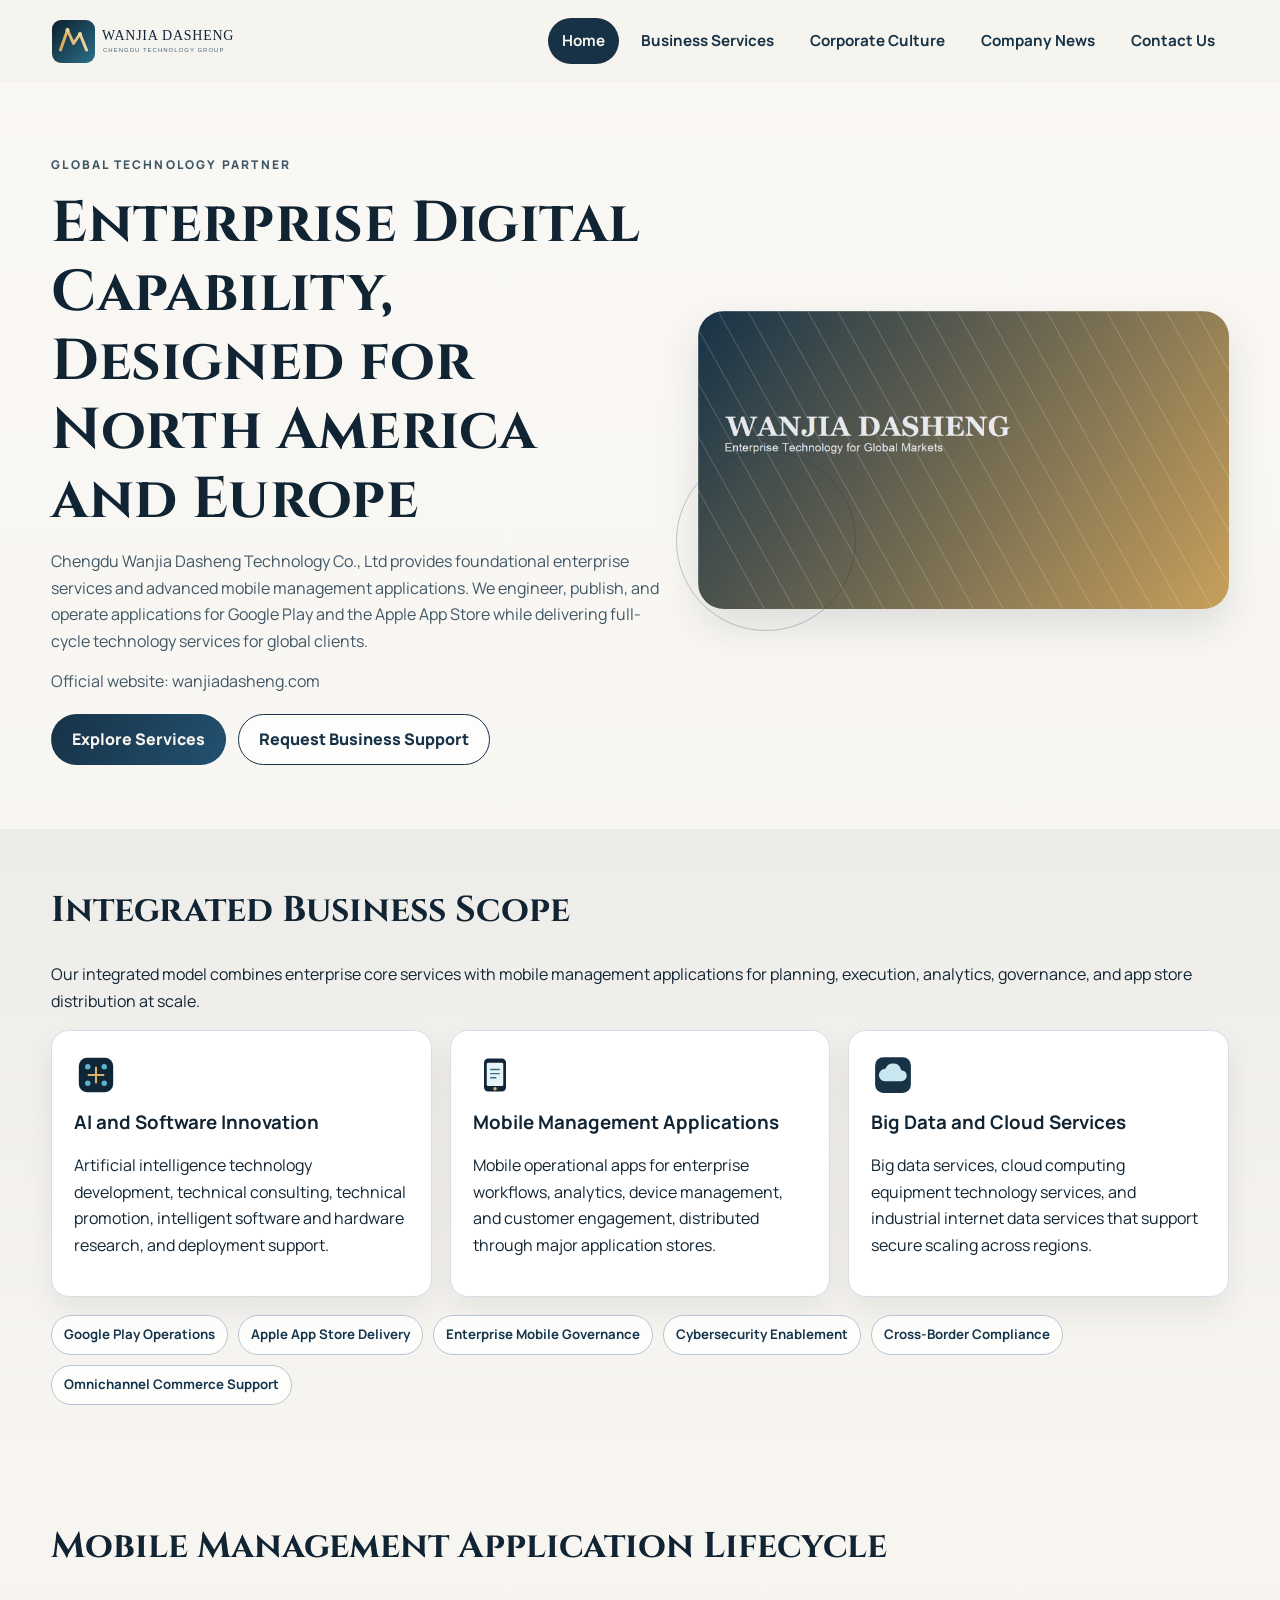
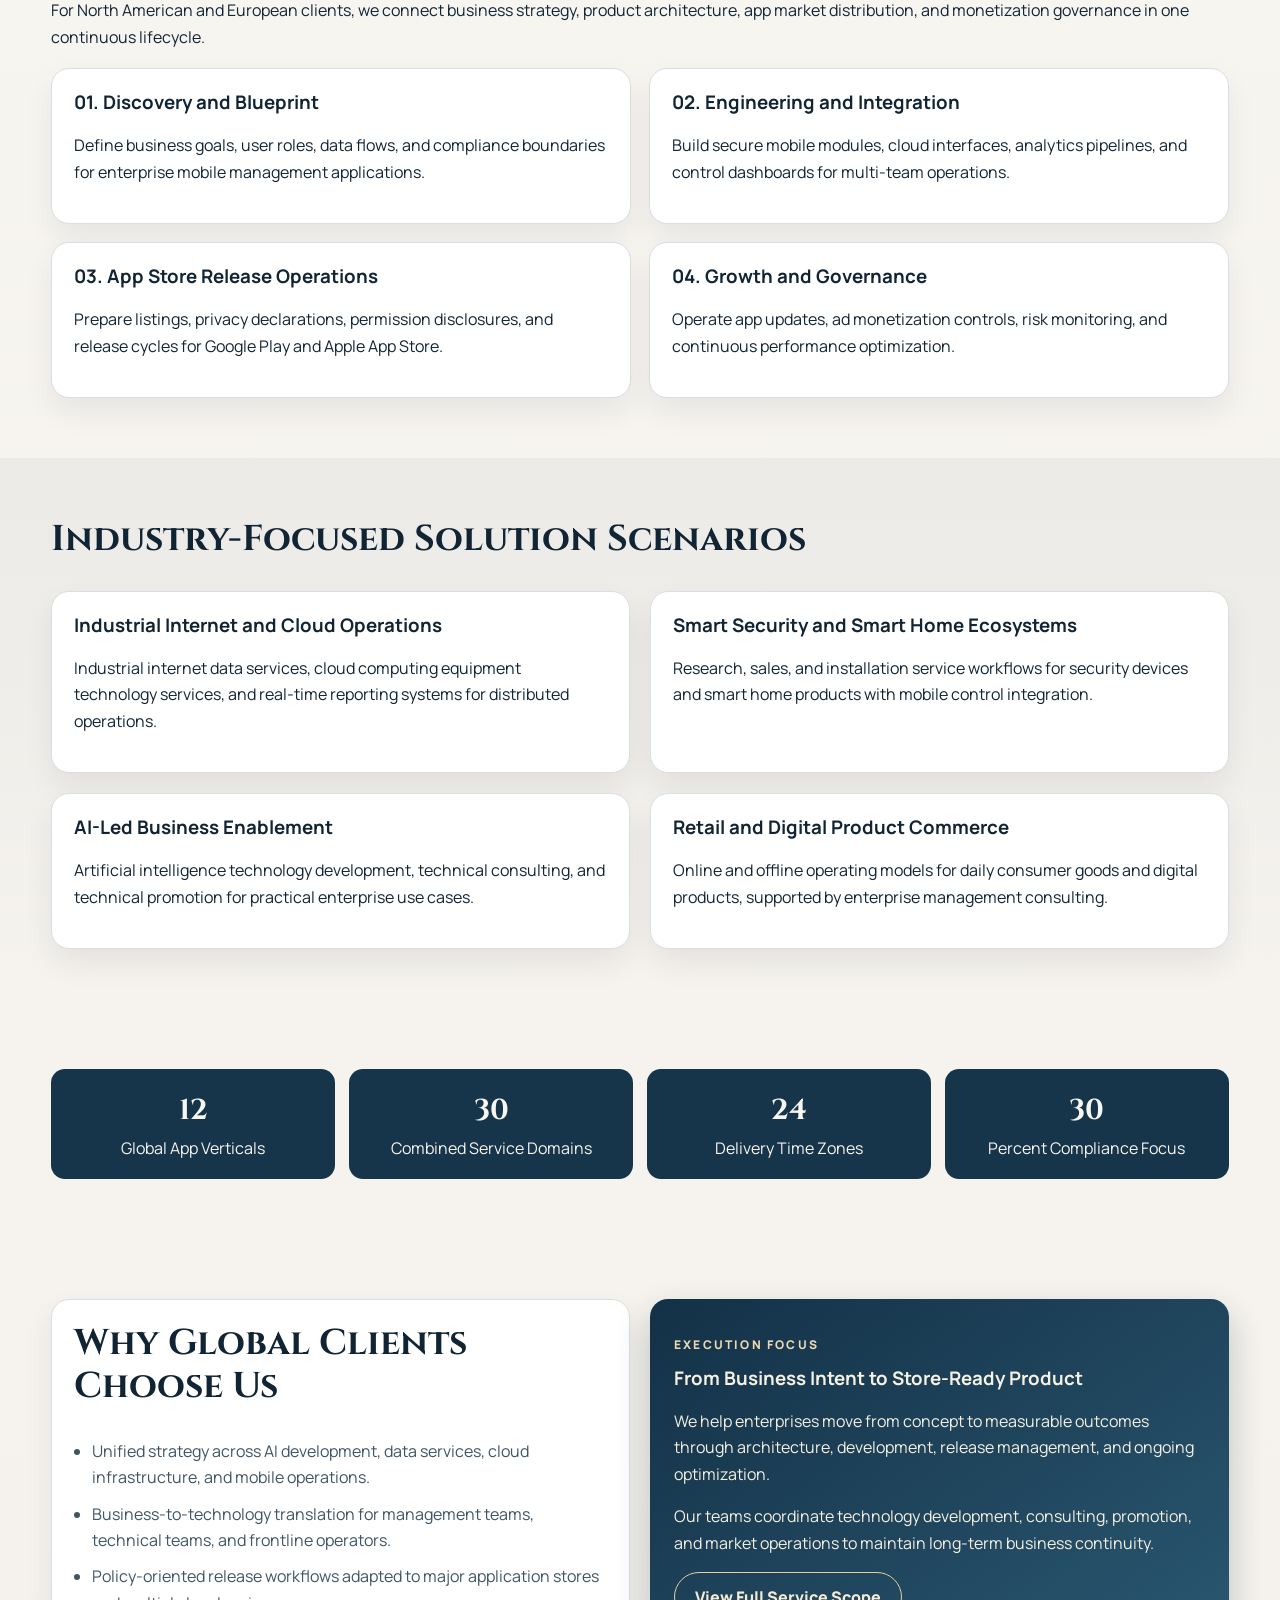
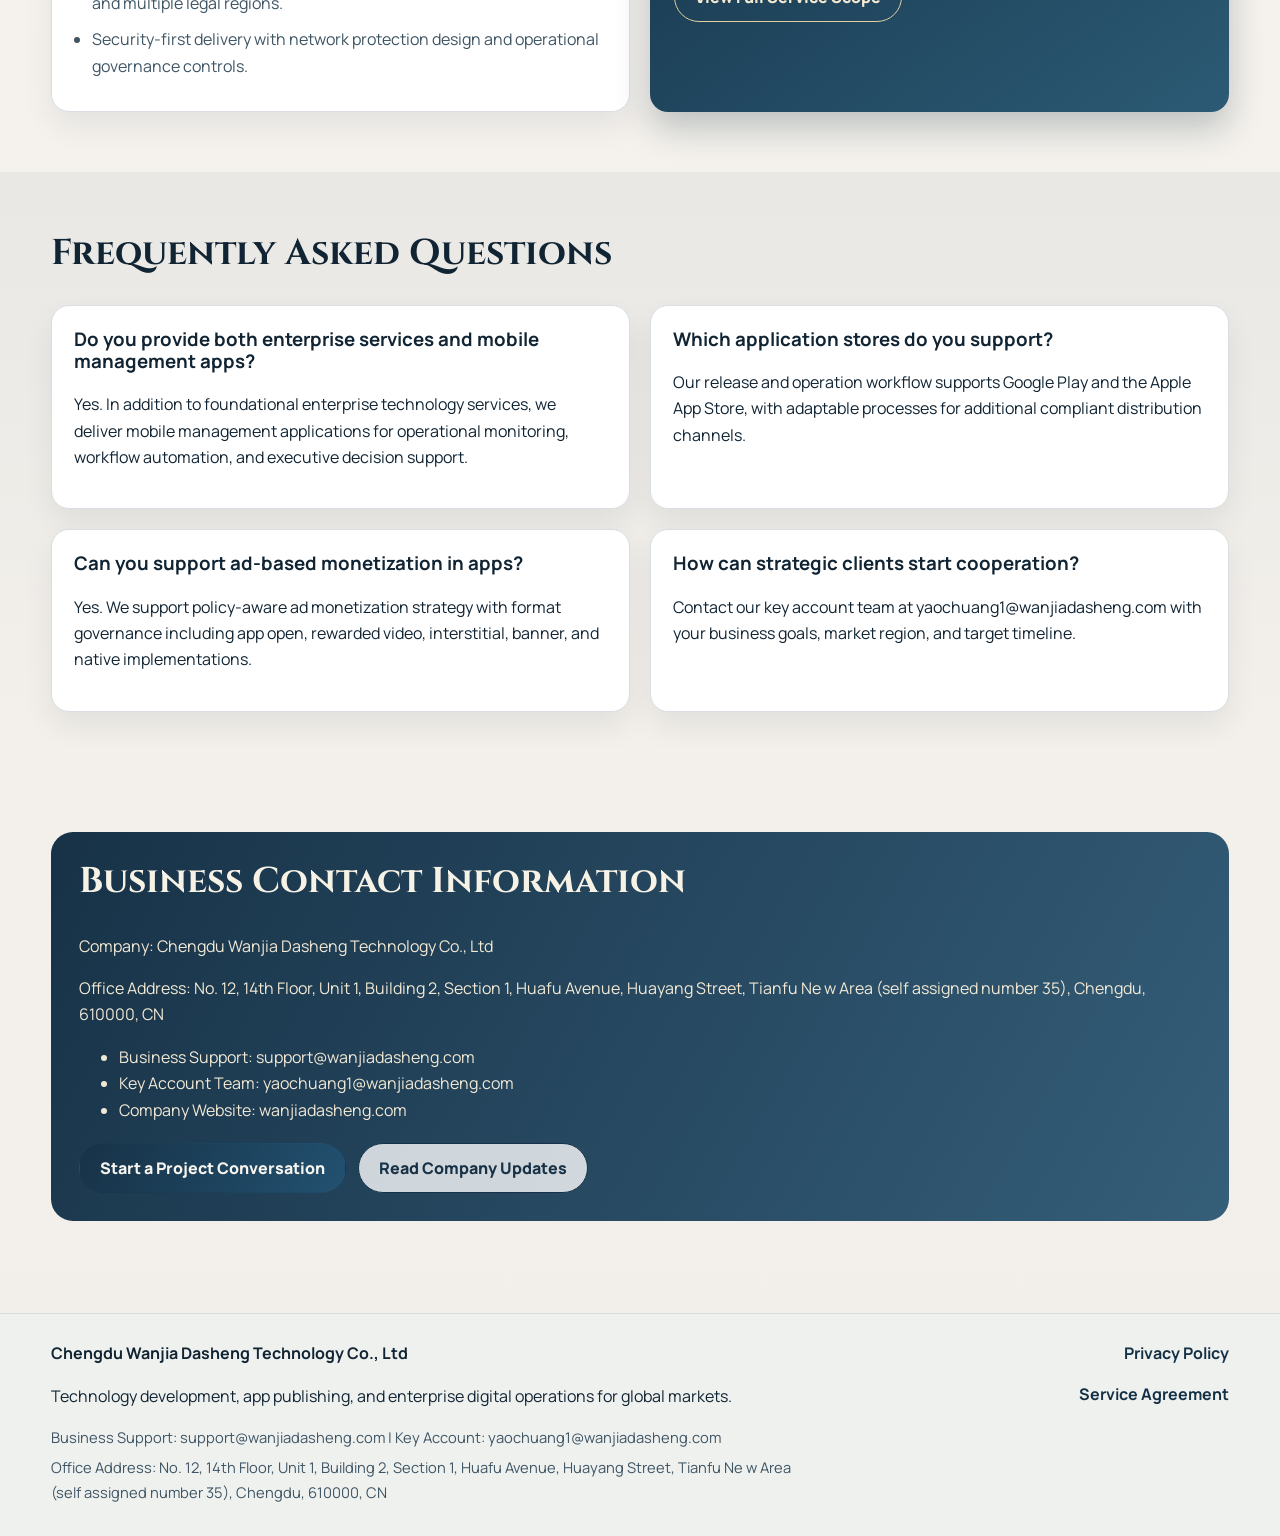
<file: index.html>
<!DOCTYPE html>
<html lang="en">
<head>
  <meta charset="UTF-8" />
  <meta name="viewport" content="width=device-width, initial-scale=1.0" />
  <title>Chengdu Wanjia Dasheng Technology Co., Ltd | AI, Cloud, and Mobile Management Apps</title>
  <meta name="description" content="Chengdu Wanjia Dasheng Technology Co., Ltd delivers AI engineering, mobile management applications, cloud and big data services, industrial internet data services, cybersecurity, smart hardware, and omnichannel commerce solutions for global markets." />
  <meta name="robots" content="index, follow, max-image-preview:large, max-snippet:-1, max-video-preview:-1" />
  <meta property="og:type" content="website" />
  <meta property="og:title" content="Chengdu Wanjia Dasheng Technology Co., Ltd" />
  <meta property="og:description" content="Enterprise technology services and mobile app publishing for Google Play and the Apple App Store." />
  <meta property="og:url" content="https://wanjiadasheng.com/" />
  <meta property="og:image" content="https://wanjiadasheng.com/images/hero-home.png" />
  <meta name="twitter:card" content="summary_large_image" />
  <meta name="theme-color" content="#173247" />
  <link rel="canonical" href="https://wanjiadasheng.com/" />
  <link rel="preconnect" href="https://fonts.googleapis.com" />
  <link rel="preconnect" href="https://fonts.gstatic.com" crossorigin />
  <link href="https://fonts.googleapis.com/css2?family=Cinzel:wght@500;600;700&family=Manrope:wght@400;500;700;800&display=swap" rel="stylesheet" />
  <link rel="stylesheet" href="css/styles.css" />
  <script type="application/ld+json">
  {
    "@context": "https://schema.org",
    "@type": "Organization",
    "name": "Chengdu Wanjia Dasheng Technology Co., Ltd",
    "url": "https://wanjiadasheng.com",
    "email": "support@wanjiadasheng.com",
    "address": {
      "@type": "PostalAddress",
      "streetAddress": "No. 12, 14th Floor, Unit 1, Building 2, Section 1, Huafu Avenue, Huayang Street, Tianfu Ne w Area (self assigned number 35)",
      "addressLocality": "Chengdu",
      "postalCode": "610000",
      "addressCountry": "CN"
    },
    "contactPoint": [
      {
        "@type": "ContactPoint",
        "contactType": "business support",
        "email": "support@wanjiadasheng.com"
      },
      {
        "@type": "ContactPoint",
        "contactType": "key account",
        "email": "yaochuang1@wanjiadasheng.com"
      }
    ]
  }
  </script>
</head>
<body>
  <a class="skip-link" href="#main">Skip to content</a>
  <header class="site-header">
    <div class="container nav-wrap">
      <a class="brand" href="index.html" aria-label="Wanjia Dasheng home">
        <img src="images/logo.svg" alt="Wanjia Dasheng logo" />
      </a>
      <button class="nav-toggle" data-nav-toggle aria-label="Open menu" aria-expanded="false">+</button>
      <nav class="main-nav" data-nav aria-label="Primary navigation">
        <a class="active" href="index.html">Home</a>
        <a href="services.html">Business Services</a>
        <a href="culture.html">Corporate Culture</a>
        <a href="news.html">Company News</a>
        <a href="contact.html">Contact Us</a>
      </nav>
    </div>
  </header>

  <main id="main">
    <section class="hero">
      <div class="container hero-grid">
        <div>
          <p class="kicker reveal">Global Technology Partner</p>
          <h1 class="reveal">Enterprise Digital Capability, Designed for North America and Europe</h1>
          <p class="reveal">Chengdu Wanjia Dasheng Technology Co., Ltd provides foundational enterprise services and advanced mobile management applications. We engineer, publish, and operate applications for Google Play and the Apple App Store while delivering full-cycle technology services for global clients.</p>
          <p class="reveal">Official website: <a href="https://wanjiadasheng.com">wanjiadasheng.com</a></p>
          <div class="actions reveal">
            <a class="btn btn-primary" href="services.html">Explore Services</a>
            <a class="btn btn-secondary" href="contact.html">Request Business Support</a>
          </div>
        </div>
        <div class="hero-visual reveal">
          <img src="images/hero-home.png" alt="Premium technology visualization" data-parallax="0.04" />
          <span class="glow-ring" aria-hidden="true"></span>
        </div>
      </div>
    </section>

    <section class="section section-alt">
      <div class="container">
        <h2 class="reveal">Integrated Business Scope</h2>
        <p class="reveal">Our integrated model combines enterprise core services with mobile management applications for planning, execution, analytics, governance, and app store distribution at scale.</p>
        <div class="grid-3">
          <article class="card reveal">
            <img class="icon" src="images/icon-ai.svg" alt="AI icon" />
            <h3>AI and Software Innovation</h3>
            <p>Artificial intelligence technology development, technical consulting, technical promotion, intelligent software and hardware research, and deployment support.</p>
          </article>
          <article class="card reveal">
            <img class="icon" src="images/icon-mobile.svg" alt="Mobile icon" />
            <h3>Mobile Management Applications</h3>
            <p>Mobile operational apps for enterprise workflows, analytics, device management, and customer engagement, distributed through major application stores.</p>
          </article>
          <article class="card reveal">
            <img class="icon" src="images/icon-cloud.svg" alt="Cloud icon" />
            <h3>Big Data and Cloud Services</h3>
            <p>Big data services, cloud computing equipment technology services, and industrial internet data services that support secure scaling across regions.</p>
          </article>
        </div>
        <div class="pill-row reveal" aria-label="Global market capability tags">
          <span>Google Play Operations</span>
          <span>Apple App Store Delivery</span>
          <span>Enterprise Mobile Governance</span>
          <span>Cybersecurity Enablement</span>
          <span>Cross-Border Compliance</span>
          <span>Omnichannel Commerce Support</span>
        </div>
      </div>
    </section>

    <section class="section">
      <div class="container">
        <h2 class="reveal">Mobile Management Application Lifecycle</h2>
        <p class="reveal">For North American and European clients, we connect business strategy, product architecture, app market distribution, and monetization governance in one continuous lifecycle.</p>
        <div class="process-grid">
          <article class="card reveal">
            <h3>01. Discovery and Blueprint</h3>
            <p>Define business goals, user roles, data flows, and compliance boundaries for enterprise mobile management applications.</p>
          </article>
          <article class="card reveal">
            <h3>02. Engineering and Integration</h3>
            <p>Build secure mobile modules, cloud interfaces, analytics pipelines, and control dashboards for multi-team operations.</p>
          </article>
          <article class="card reveal">
            <h3>03. App Store Release Operations</h3>
            <p>Prepare listings, privacy declarations, permission disclosures, and release cycles for Google Play and Apple App Store.</p>
          </article>
          <article class="card reveal">
            <h3>04. Growth and Governance</h3>
            <p>Operate app updates, ad monetization controls, risk monitoring, and continuous performance optimization.</p>
          </article>
        </div>
      </div>
    </section>

    <section class="section section-alt">
      <div class="container">
        <h2 class="reveal">Industry-Focused Solution Scenarios</h2>
        <div class="grid-2">
          <article class="card reveal">
            <h3>Industrial Internet and Cloud Operations</h3>
            <p>Industrial internet data services, cloud computing equipment technology services, and real-time reporting systems for distributed operations.</p>
          </article>
          <article class="card reveal">
            <h3>Smart Security and Smart Home Ecosystems</h3>
            <p>Research, sales, and installation service workflows for security devices and smart home products with mobile control integration.</p>
          </article>
          <article class="card reveal">
            <h3>AI-Led Business Enablement</h3>
            <p>Artificial intelligence technology development, technical consulting, and technical promotion for practical enterprise use cases.</p>
          </article>
          <article class="card reveal">
            <h3>Retail and Digital Product Commerce</h3>
            <p>Online and offline operating models for daily consumer goods and digital products, supported by enterprise management consulting.</p>
          </article>
        </div>
      </div>
    </section>

    <section class="section">
      <div class="container stat-wrap">
        <article class="stat reveal"><strong data-counter="12">0</strong>Global App Verticals</article>
        <article class="stat reveal"><strong data-counter="30">0</strong>Combined Service Domains</article>
        <article class="stat reveal"><strong data-counter="24">0</strong>Delivery Time Zones</article>
        <article class="stat reveal"><strong data-counter="100">0</strong>Percent Compliance Focus</article>
      </div>
    </section>

    <section class="section">
      <div class="container grid-2">
        <article class="card reveal">
          <h2>Why Global Clients Choose Us</h2>
          <ul class="feature-list">
            <li>Unified strategy across AI development, data services, cloud infrastructure, and mobile operations.</li>
            <li>Business-to-technology translation for management teams, technical teams, and frontline operators.</li>
            <li>Policy-oriented release workflows adapted to major application stores and multiple legal regions.</li>
            <li>Security-first delivery with network protection design and operational governance controls.</li>
          </ul>
        </article>
        <article class="dark-panel reveal">
          <p class="kicker">Execution Focus</p>
          <h3>From Business Intent to Store-Ready Product</h3>
          <p>We help enterprises move from concept to measurable outcomes through architecture, development, release management, and ongoing optimization.</p>
          <p>Our teams coordinate technology development, consulting, promotion, and market operations to maintain long-term business continuity.</p>
          <a class="btn btn-secondary" href="services.html">View Full Service Scope</a>
        </article>
      </div>
    </section>

    <section class="section section-alt">
      <div class="container">
        <h2 class="reveal">Frequently Asked Questions</h2>
        <div class="grid-2">
          <article class="card reveal">
            <h3>Do you provide both enterprise services and mobile management apps?</h3>
            <p>Yes. In addition to foundational enterprise technology services, we deliver mobile management applications for operational monitoring, workflow automation, and executive decision support.</p>
          </article>
          <article class="card reveal">
            <h3>Which application stores do you support?</h3>
            <p>Our release and operation workflow supports Google Play and the Apple App Store, with adaptable processes for additional compliant distribution channels.</p>
          </article>
          <article class="card reveal">
            <h3>Can you support ad-based monetization in apps?</h3>
            <p>Yes. We support policy-aware ad monetization strategy with format governance including app open, rewarded video, interstitial, banner, and native implementations.</p>
          </article>
          <article class="card reveal">
            <h3>How can strategic clients start cooperation?</h3>
            <p>Contact our key account team at <a href="mailto:yaochuang1@wanjiadasheng.com">yaochuang1@wanjiadasheng.com</a> with your business goals, market region, and target timeline.</p>
          </article>
        </div>
      </div>
    </section>

    <section class="section">
      <div class="container contact-band reveal">
        <h2>Business Contact Information</h2>
        <p>Company: Chengdu Wanjia Dasheng Technology Co., Ltd</p>
        <p>Office Address: No. 12, 14th Floor, Unit 1, Building 2, Section 1, Huafu Avenue, Huayang Street, Tianfu Ne w Area (self assigned number 35), Chengdu, 610000, CN</p>
        <ul>
          <li>Business Support: <a href="mailto:support@wanjiadasheng.com">support@wanjiadasheng.com</a></li>
          <li>Key Account Team: <a href="mailto:yaochuang1@wanjiadasheng.com">yaochuang1@wanjiadasheng.com</a></li>
          <li>Company Website: <a href="https://wanjiadasheng.com">wanjiadasheng.com</a></li>
        </ul>
        <div class="actions">
          <a class="btn btn-primary" href="contact.html">Start a Project Conversation</a>
          <a class="btn btn-secondary" href="news.html">Read Company Updates</a>
        </div>
      </div>
    </section>
  </main>

  <footer class="site-footer">
    <div class="container footer-grid">
      <div>
        <strong>Chengdu Wanjia Dasheng Technology Co., Ltd</strong>
        <p>Technology development, app publishing, and enterprise digital operations for global markets.</p>
        <p class="footer-meta">Business Support: <a href="mailto:support@wanjiadasheng.com">support@wanjiadasheng.com</a> | Key Account: <a href="mailto:yaochuang1@wanjiadasheng.com">yaochuang1@wanjiadasheng.com</a></p>
        <p class="footer-meta">Office Address: No. 12, 14th Floor, Unit 1, Building 2, Section 1, Huafu Avenue, Huayang Street, Tianfu Ne w Area (self assigned number 35), Chengdu, 610000, CN</p>
      </div>
      <nav class="footer-links" aria-label="Legal links">
        <a href="privacy-policy.html">Privacy Policy</a>
        <a href="service-agreement.html">Service Agreement</a>
      </nav>
    </div>
  </footer>

  <script src="js/main.js" defer></script>
</body>
</html>
</file>
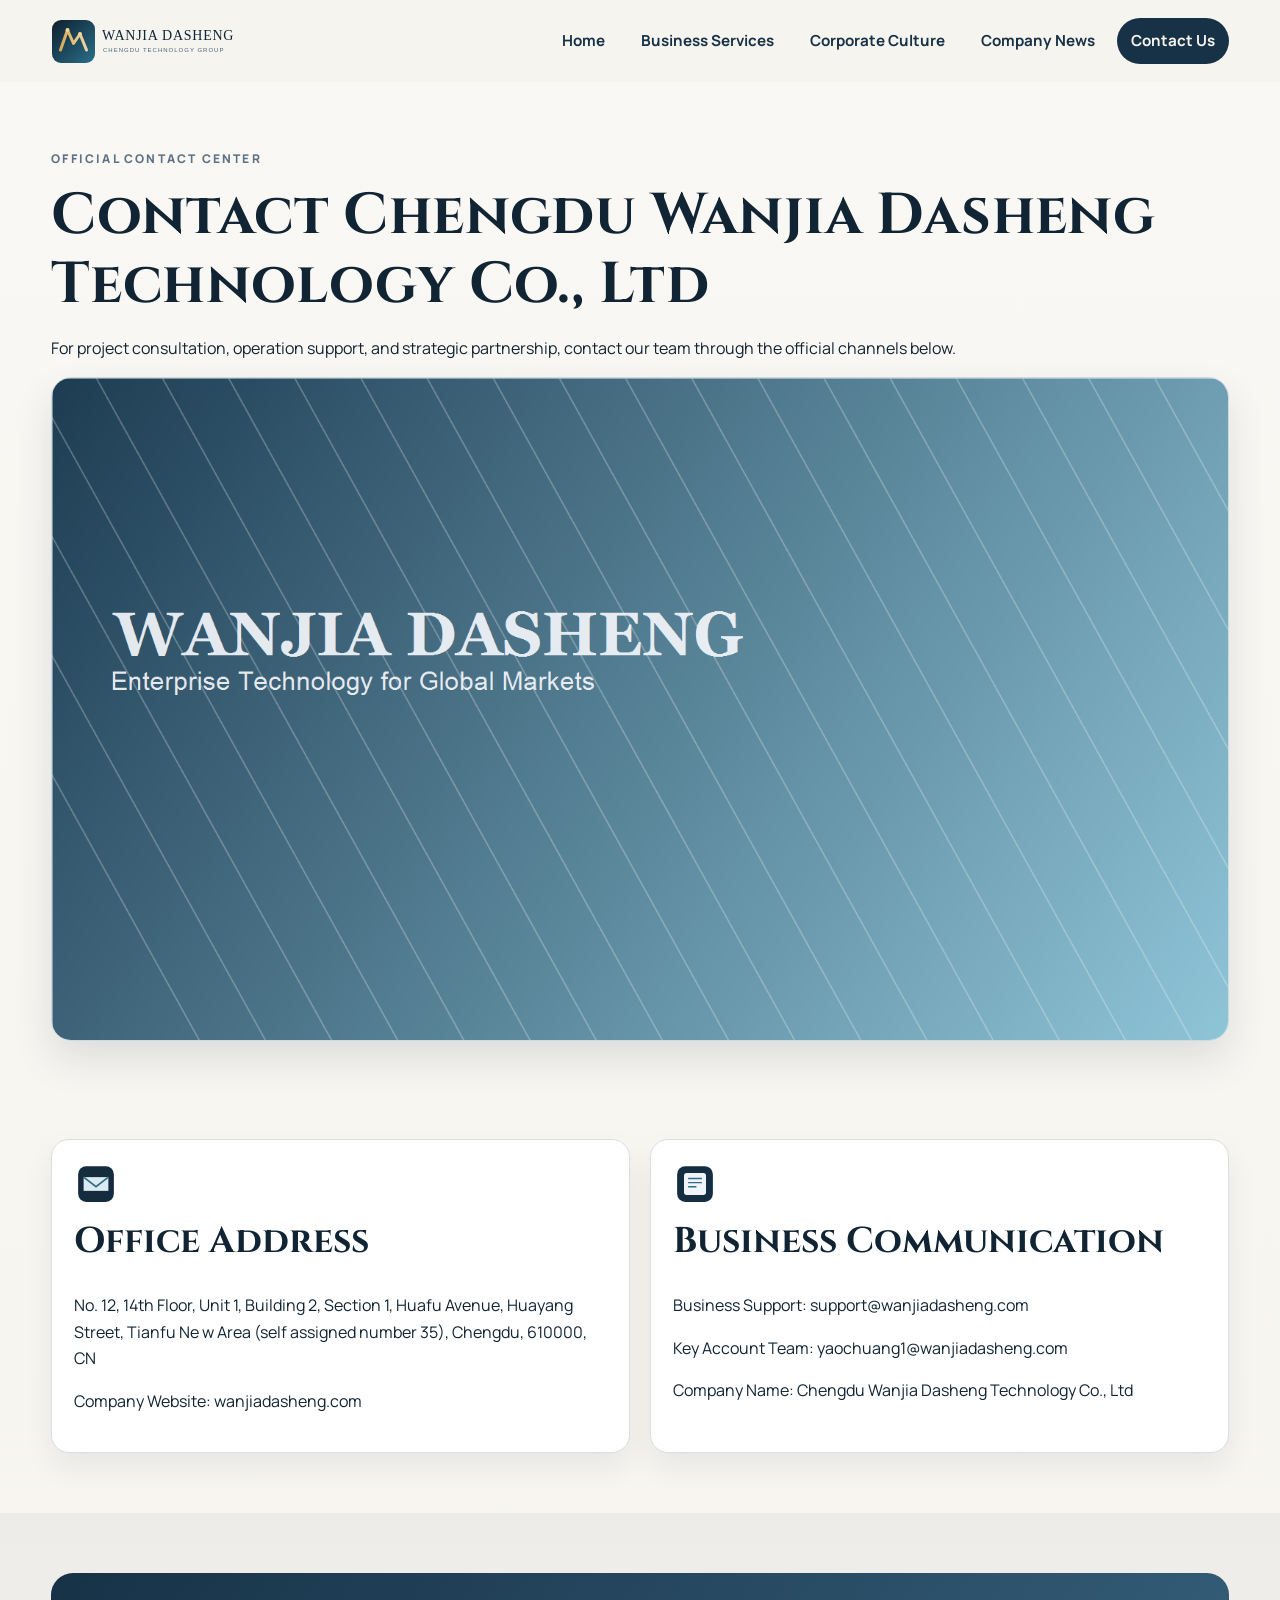
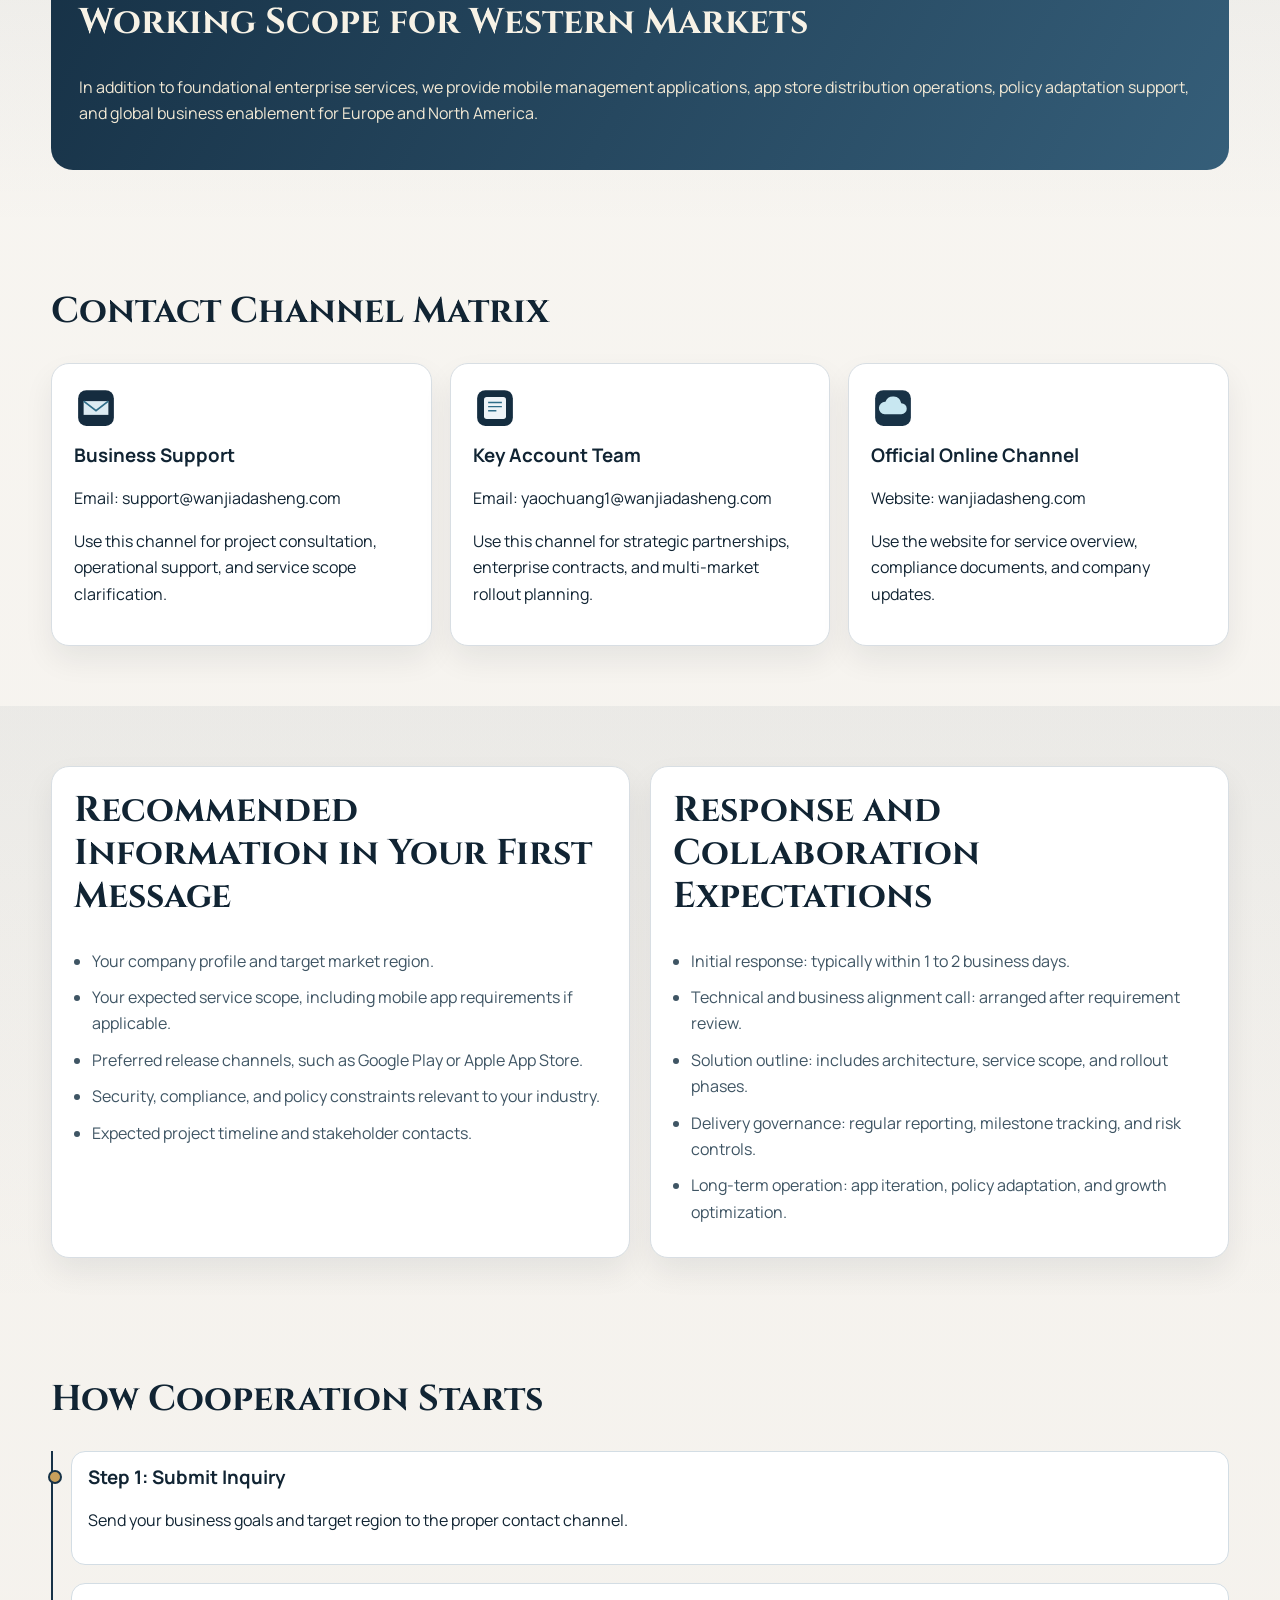
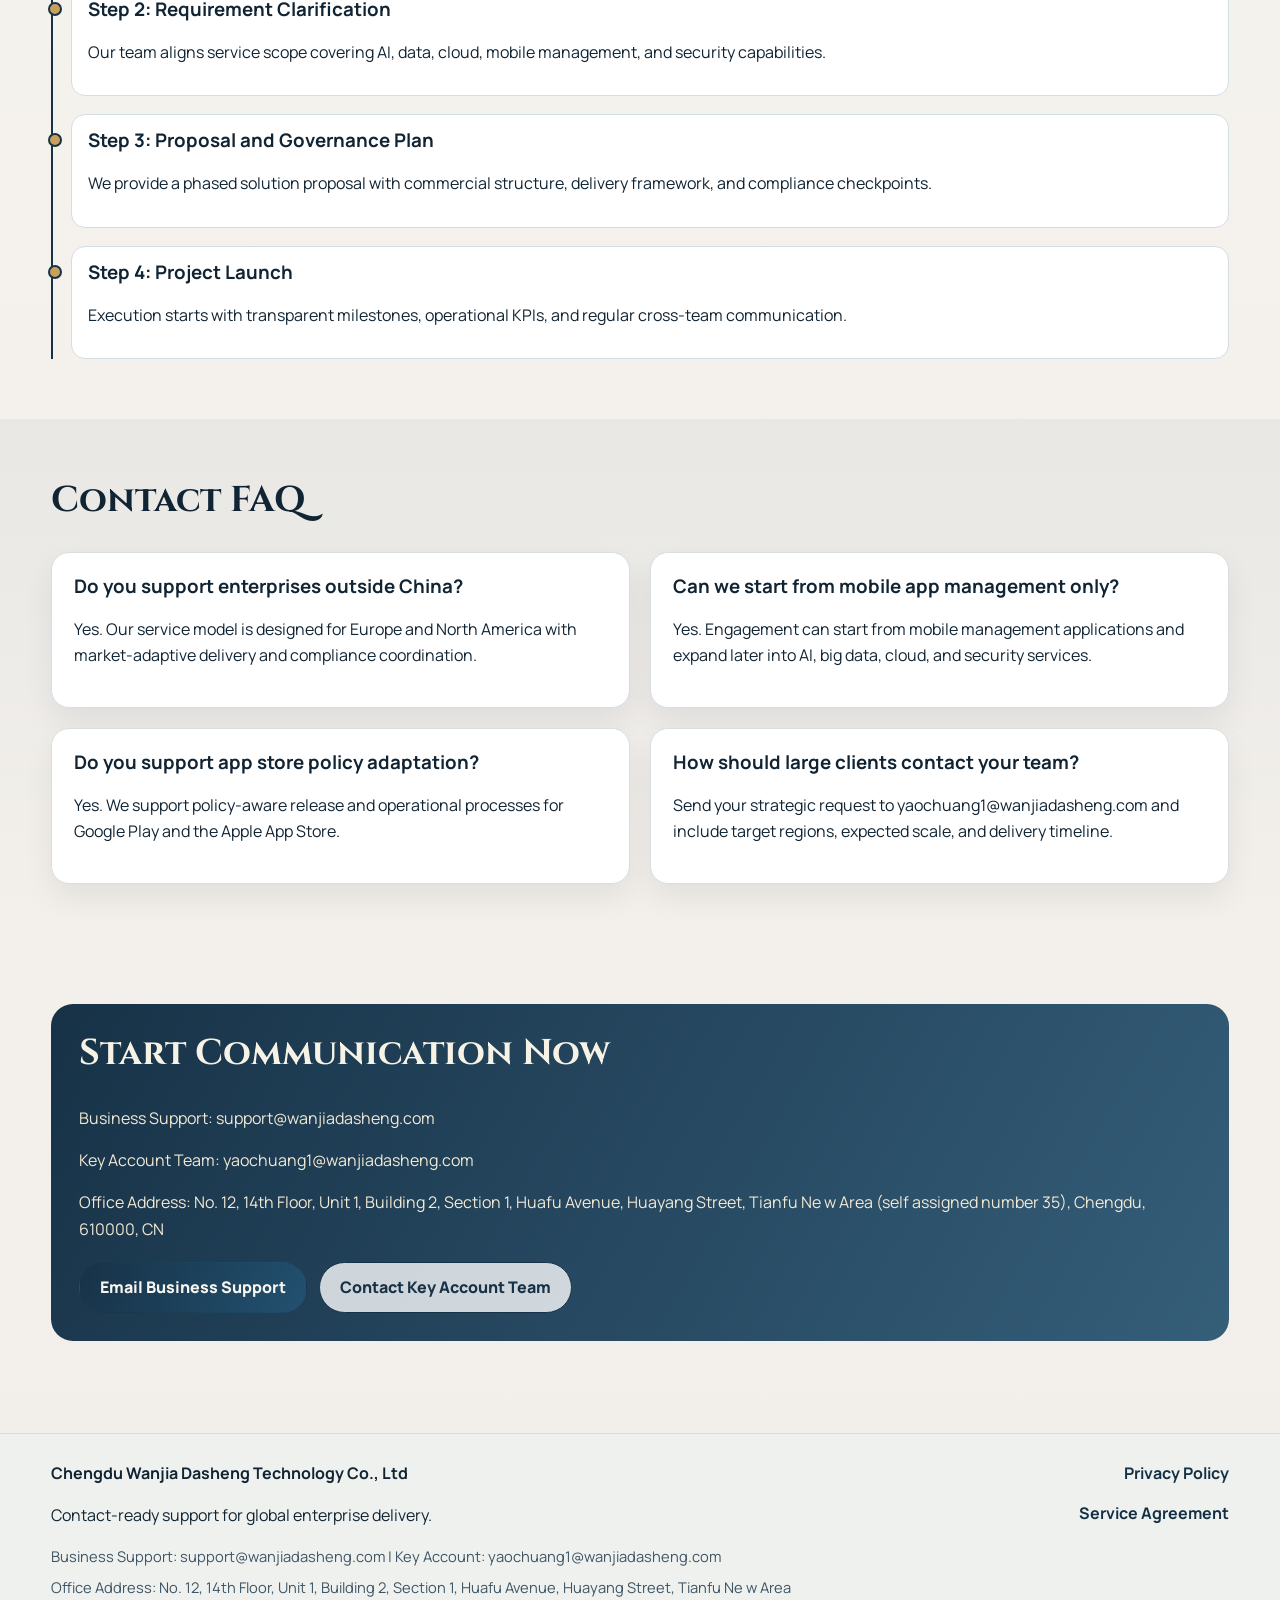
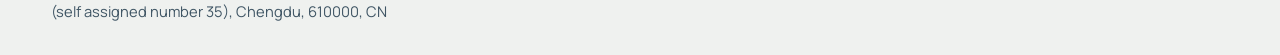
<file: contact.html>
<!DOCTYPE html>
<html lang="en">
<head>
  <meta charset="UTF-8" />
  <meta name="viewport" content="width=device-width, initial-scale=1.0" />
  <title>Contact Us | Chengdu Wanjia Dasheng Technology Co., Ltd</title>
  <meta name="description" content="Official contact details for Chengdu Wanjia Dasheng Technology Co., Ltd including office address, business support email, and key account email." />
  <meta name="robots" content="index, follow" />
  <link rel="canonical" href="https://wanjiadasheng.com/contact.html" />
  <link rel="preconnect" href="https://fonts.googleapis.com" />
  <link rel="preconnect" href="https://fonts.gstatic.com" crossorigin />
  <link href="https://fonts.googleapis.com/css2?family=Cinzel:wght@500;600;700&family=Manrope:wght@400;500;700;800&display=swap" rel="stylesheet" />
  <link rel="stylesheet" href="css/styles.css" />
</head>
<body>
  <a class="skip-link" href="#main">Skip to content</a>
  <header class="site-header">
    <div class="container nav-wrap">
      <a class="brand" href="index.html"><img src="images/logo.svg" alt="Wanjia Dasheng logo" /></a>
      <button class="nav-toggle" data-nav-toggle aria-label="Open menu" aria-expanded="false">+</button>
      <nav class="main-nav" data-nav aria-label="Primary navigation">
        <a href="index.html">Home</a>
        <a href="services.html">Business Services</a>
        <a href="culture.html">Corporate Culture</a>
        <a href="news.html">Company News</a>
        <a class="active" href="contact.html">Contact Us</a>
      </nav>
    </div>
  </header>

  <main id="main">
    <section class="page-hero">
      <div class="container">
        <p class="kicker reveal">Official Contact Center</p>
        <h1 class="reveal">Contact Chengdu Wanjia Dasheng Technology Co., Ltd</h1>
        <p class="reveal">For project consultation, operation support, and strategic partnership, contact our team through the official channels below.</p>
        <div class="hero-banner reveal">
          <img src="images/hero-services.png" alt="Global contact and enterprise communication" />
        </div>
      </div>
    </section>

    <section class="section">
      <div class="container grid-2">
        <article class="card reveal">
          <img class="icon" src="images/icon-contact.svg" alt="Contact" />
          <h2>Office Address</h2>
          <p>No. 12, 14th Floor, Unit 1, Building 2, Section 1, Huafu Avenue, Huayang Street, Tianfu Ne w Area (self assigned number 35), Chengdu, 610000, CN</p>
          <p>Company Website: <a href="https://wanjiadasheng.com">wanjiadasheng.com</a></p>
        </article>
        <article class="card reveal">
          <img class="icon" src="images/icon-news.svg" alt="Support" />
          <h2>Business Communication</h2>
          <p>Business Support: <a href="mailto:support@wanjiadasheng.com">support@wanjiadasheng.com</a></p>
          <p>Key Account Team: <a href="mailto:yaochuang1@wanjiadasheng.com">yaochuang1@wanjiadasheng.com</a></p>
          <p>Company Name: Chengdu Wanjia Dasheng Technology Co., Ltd</p>
        </article>
      </div>
    </section>

    <section class="section section-alt">
      <div class="container contact-band reveal">
        <h2>Working Scope for Western Markets</h2>
        <p>In addition to foundational enterprise services, we provide mobile management applications, app store distribution operations, policy adaptation support, and global business enablement for Europe and North America.</p>
      </div>
    </section>

    <section class="section">
      <div class="container">
        <h2 class="reveal">Contact Channel Matrix</h2>
        <div class="grid-3">
          <article class="card reveal">
            <img class="icon" src="images/icon-contact.svg" alt="Business support" />
            <h3>Business Support</h3>
            <p>Email: <a href="mailto:support@wanjiadasheng.com">support@wanjiadasheng.com</a></p>
            <p>Use this channel for project consultation, operational support, and service scope clarification.</p>
          </article>
          <article class="card reveal">
            <img class="icon" src="images/icon-news.svg" alt="Key account" />
            <h3>Key Account Team</h3>
            <p>Email: <a href="mailto:yaochuang1@wanjiadasheng.com">yaochuang1@wanjiadasheng.com</a></p>
            <p>Use this channel for strategic partnerships, enterprise contracts, and multi-market rollout planning.</p>
          </article>
          <article class="card reveal">
            <img class="icon" src="images/icon-cloud.svg" alt="Website" />
            <h3>Official Online Channel</h3>
            <p>Website: <a href="https://wanjiadasheng.com">wanjiadasheng.com</a></p>
            <p>Use the website for service overview, compliance documents, and company updates.</p>
          </article>
        </div>
      </div>
    </section>

    <section class="section section-alt">
      <div class="container grid-2">
        <article class="card reveal">
          <h2>Recommended Information in Your First Message</h2>
          <ul class="feature-list">
            <li>Your company profile and target market region.</li>
            <li>Your expected service scope, including mobile app requirements if applicable.</li>
            <li>Preferred release channels, such as Google Play or Apple App Store.</li>
            <li>Security, compliance, and policy constraints relevant to your industry.</li>
            <li>Expected project timeline and stakeholder contacts.</li>
          </ul>
        </article>
        <article class="card reveal">
          <h2>Response and Collaboration Expectations</h2>
          <ul class="feature-list">
            <li>Initial response: typically within 1 to 2 business days.</li>
            <li>Technical and business alignment call: arranged after requirement review.</li>
            <li>Solution outline: includes architecture, service scope, and rollout phases.</li>
            <li>Delivery governance: regular reporting, milestone tracking, and risk controls.</li>
            <li>Long-term operation: app iteration, policy adaptation, and growth optimization.</li>
          </ul>
        </article>
      </div>
    </section>

    <section class="section">
      <div class="container">
        <h2 class="reveal">How Cooperation Starts</h2>
        <div class="timeline">
          <article class="reveal">
            <h3>Step 1: Submit Inquiry</h3>
            <p>Send your business goals and target region to the proper contact channel.</p>
          </article>
          <article class="reveal">
            <h3>Step 2: Requirement Clarification</h3>
            <p>Our team aligns service scope covering AI, data, cloud, mobile management, and security capabilities.</p>
          </article>
          <article class="reveal">
            <h3>Step 3: Proposal and Governance Plan</h3>
            <p>We provide a phased solution proposal with commercial structure, delivery framework, and compliance checkpoints.</p>
          </article>
          <article class="reveal">
            <h3>Step 4: Project Launch</h3>
            <p>Execution starts with transparent milestones, operational KPIs, and regular cross-team communication.</p>
          </article>
        </div>
      </div>
    </section>

    <section class="section section-alt">
      <div class="container">
        <h2 class="reveal">Contact FAQ</h2>
        <div class="grid-2">
          <article class="card reveal">
            <h3>Do you support enterprises outside China?</h3>
            <p>Yes. Our service model is designed for Europe and North America with market-adaptive delivery and compliance coordination.</p>
          </article>
          <article class="card reveal">
            <h3>Can we start from mobile app management only?</h3>
            <p>Yes. Engagement can start from mobile management applications and expand later into AI, big data, cloud, and security services.</p>
          </article>
          <article class="card reveal">
            <h3>Do you support app store policy adaptation?</h3>
            <p>Yes. We support policy-aware release and operational processes for Google Play and the Apple App Store.</p>
          </article>
          <article class="card reveal">
            <h3>How should large clients contact your team?</h3>
            <p>Send your strategic request to <a href="mailto:yaochuang1@wanjiadasheng.com">yaochuang1@wanjiadasheng.com</a> and include target regions, expected scale, and delivery timeline.</p>
          </article>
        </div>
      </div>
    </section>

    <section class="section">
      <div class="container contact-band reveal">
        <h2>Start Communication Now</h2>
        <p>Business Support: <a href="mailto:support@wanjiadasheng.com">support@wanjiadasheng.com</a></p>
        <p>Key Account Team: <a href="mailto:yaochuang1@wanjiadasheng.com">yaochuang1@wanjiadasheng.com</a></p>
        <p>Office Address: No. 12, 14th Floor, Unit 1, Building 2, Section 1, Huafu Avenue, Huayang Street, Tianfu Ne w Area (self assigned number 35), Chengdu, 610000, CN</p>
        <div class="actions">
          <a class="btn btn-primary" href="mailto:support@wanjiadasheng.com">Email Business Support</a>
          <a class="btn btn-secondary" href="mailto:yaochuang1@wanjiadasheng.com">Contact Key Account Team</a>
        </div>
      </div>
    </section>
  </main>

  <footer class="site-footer">
    <div class="container footer-grid">
      <div>
        <strong>Chengdu Wanjia Dasheng Technology Co., Ltd</strong>
        <p>Contact-ready support for global enterprise delivery.</p>
        <p class="footer-meta">Business Support: <a href="mailto:support@wanjiadasheng.com">support@wanjiadasheng.com</a> | Key Account: <a href="mailto:yaochuang1@wanjiadasheng.com">yaochuang1@wanjiadasheng.com</a></p>
        <p class="footer-meta">Office Address: No. 12, 14th Floor, Unit 1, Building 2, Section 1, Huafu Avenue, Huayang Street, Tianfu Ne w Area (self assigned number 35), Chengdu, 610000, CN</p>
      </div>
      <nav class="footer-links" aria-label="Legal links">
        <a href="privacy-policy.html">Privacy Policy</a>
        <a href="service-agreement.html">Service Agreement</a>
      </nav>
    </div>
  </footer>

  <script src="js/main.js" defer></script>
</body>
</html>
</file>
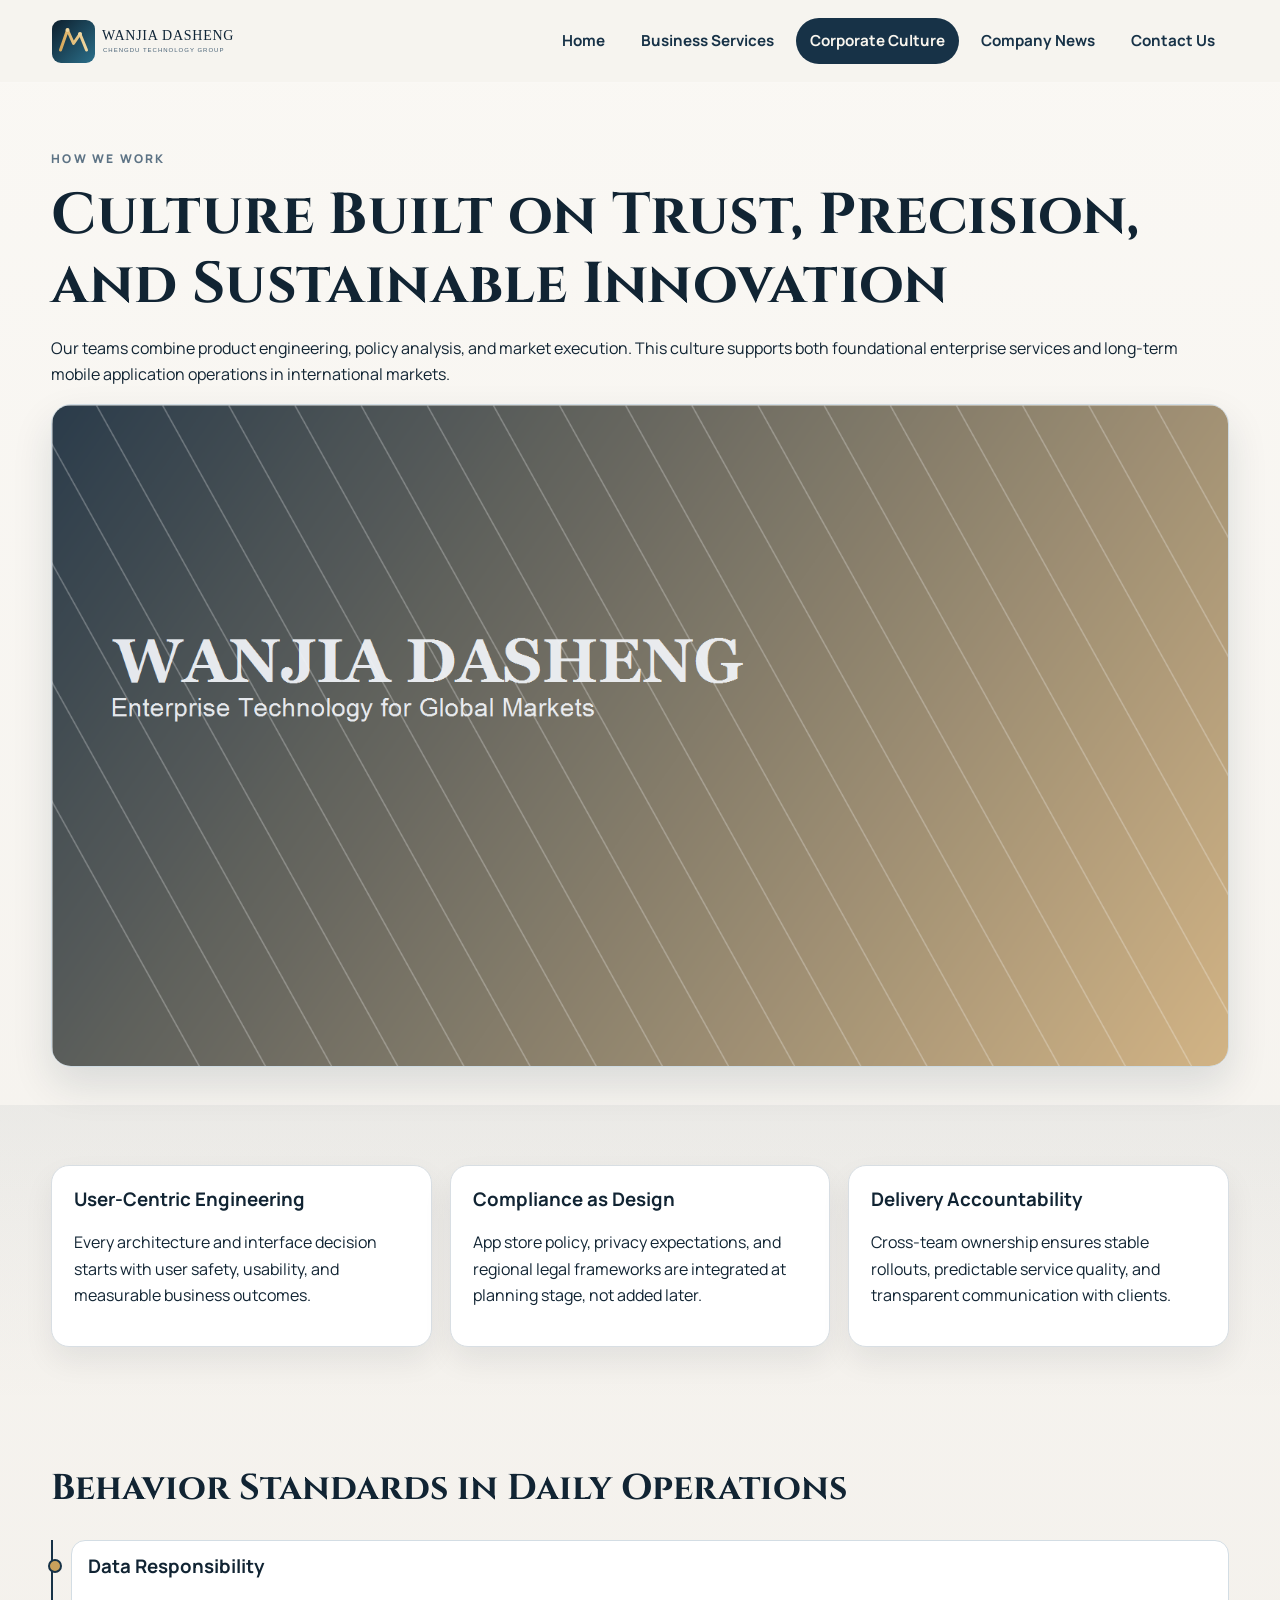
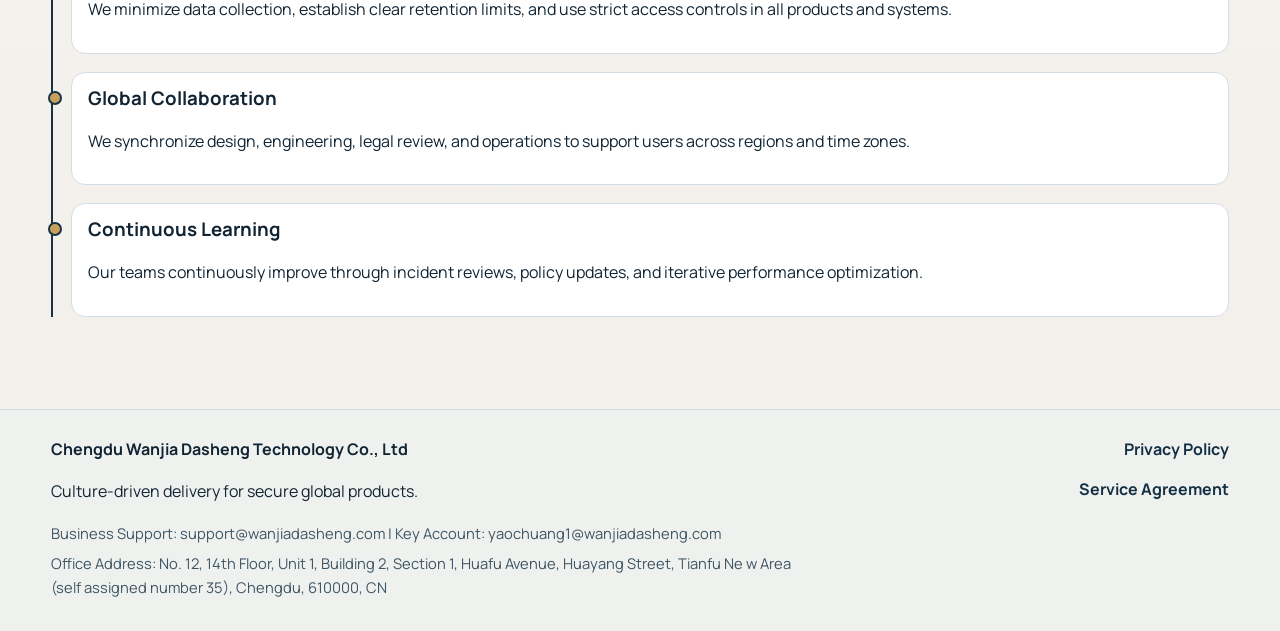
<file: culture.html>
<!DOCTYPE html>
<html lang="en">
<head>
  <meta charset="UTF-8" />
  <meta name="viewport" content="width=device-width, initial-scale=1.0" />
  <title>Corporate Culture | Chengdu Wanjia Dasheng Technology Co., Ltd</title>
  <meta name="description" content="Our corporate culture combines engineering discipline, user trust, policy compliance, and long-term value creation for global markets." />
  <meta name="robots" content="index, follow" />
  <link rel="canonical" href="https://wanjiadasheng.com/culture.html" />
  <link rel="preconnect" href="https://fonts.googleapis.com" />
  <link rel="preconnect" href="https://fonts.gstatic.com" crossorigin />
  <link href="https://fonts.googleapis.com/css2?family=Cinzel:wght@500;600;700&family=Manrope:wght@400;500;700;800&display=swap" rel="stylesheet" />
  <link rel="stylesheet" href="css/styles.css" />
</head>
<body>
  <a class="skip-link" href="#main">Skip to content</a>
  <header class="site-header">
    <div class="container nav-wrap">
      <a class="brand" href="index.html"><img src="images/logo.svg" alt="Wanjia Dasheng logo" /></a>
      <button class="nav-toggle" data-nav-toggle aria-label="Open menu" aria-expanded="false">+</button>
      <nav class="main-nav" data-nav aria-label="Primary navigation">
        <a href="index.html">Home</a>
        <a href="services.html">Business Services</a>
        <a class="active" href="culture.html">Corporate Culture</a>
        <a href="news.html">Company News</a>
        <a href="contact.html">Contact Us</a>
      </nav>
    </div>
  </header>

  <main id="main">
    <section class="page-hero">
      <div class="container">
        <p class="kicker reveal">How We Work</p>
        <h1 class="reveal">Culture Built on Trust, Precision, and Sustainable Innovation</h1>
        <p class="reveal">Our teams combine product engineering, policy analysis, and market execution. This culture supports both foundational enterprise services and long-term mobile application operations in international markets.</p>
        <div class="hero-banner reveal">
          <img src="images/hero-culture.png" alt="Corporate culture and team collaboration" />
        </div>
      </div>
    </section>

    <section class="section section-alt">
      <div class="container grid-3">
        <article class="card reveal">
          <h3>User-Centric Engineering</h3>
          <p>Every architecture and interface decision starts with user safety, usability, and measurable business outcomes.</p>
        </article>
        <article class="card reveal">
          <h3>Compliance as Design</h3>
          <p>App store policy, privacy expectations, and regional legal frameworks are integrated at planning stage, not added later.</p>
        </article>
        <article class="card reveal">
          <h3>Delivery Accountability</h3>
          <p>Cross-team ownership ensures stable rollouts, predictable service quality, and transparent communication with clients.</p>
        </article>
      </div>
    </section>

    <section class="section">
      <div class="container">
        <h2 class="reveal">Behavior Standards in Daily Operations</h2>
        <div class="timeline">
          <article class="reveal">
            <h3>Data Responsibility</h3>
            <p>We minimize data collection, establish clear retention limits, and use strict access controls in all products and systems.</p>
          </article>
          <article class="reveal">
            <h3>Global Collaboration</h3>
            <p>We synchronize design, engineering, legal review, and operations to support users across regions and time zones.</p>
          </article>
          <article class="reveal">
            <h3>Continuous Learning</h3>
            <p>Our teams continuously improve through incident reviews, policy updates, and iterative performance optimization.</p>
          </article>
        </div>
      </div>
    </section>
  </main>

  <footer class="site-footer">
    <div class="container footer-grid">
      <div>
        <strong>Chengdu Wanjia Dasheng Technology Co., Ltd</strong>
        <p>Culture-driven delivery for secure global products.</p>
        <p class="footer-meta">Business Support: <a href="mailto:support@wanjiadasheng.com">support@wanjiadasheng.com</a> | Key Account: <a href="mailto:yaochuang1@wanjiadasheng.com">yaochuang1@wanjiadasheng.com</a></p>
        <p class="footer-meta">Office Address: No. 12, 14th Floor, Unit 1, Building 2, Section 1, Huafu Avenue, Huayang Street, Tianfu Ne w Area (self assigned number 35), Chengdu, 610000, CN</p>
      </div>
      <nav class="footer-links" aria-label="Legal links">
        <a href="privacy-policy.html">Privacy Policy</a>
        <a href="service-agreement.html">Service Agreement</a>
      </nav>
    </div>
  </footer>

  <script src="js/main.js" defer></script>
</body>
</html>
</file>
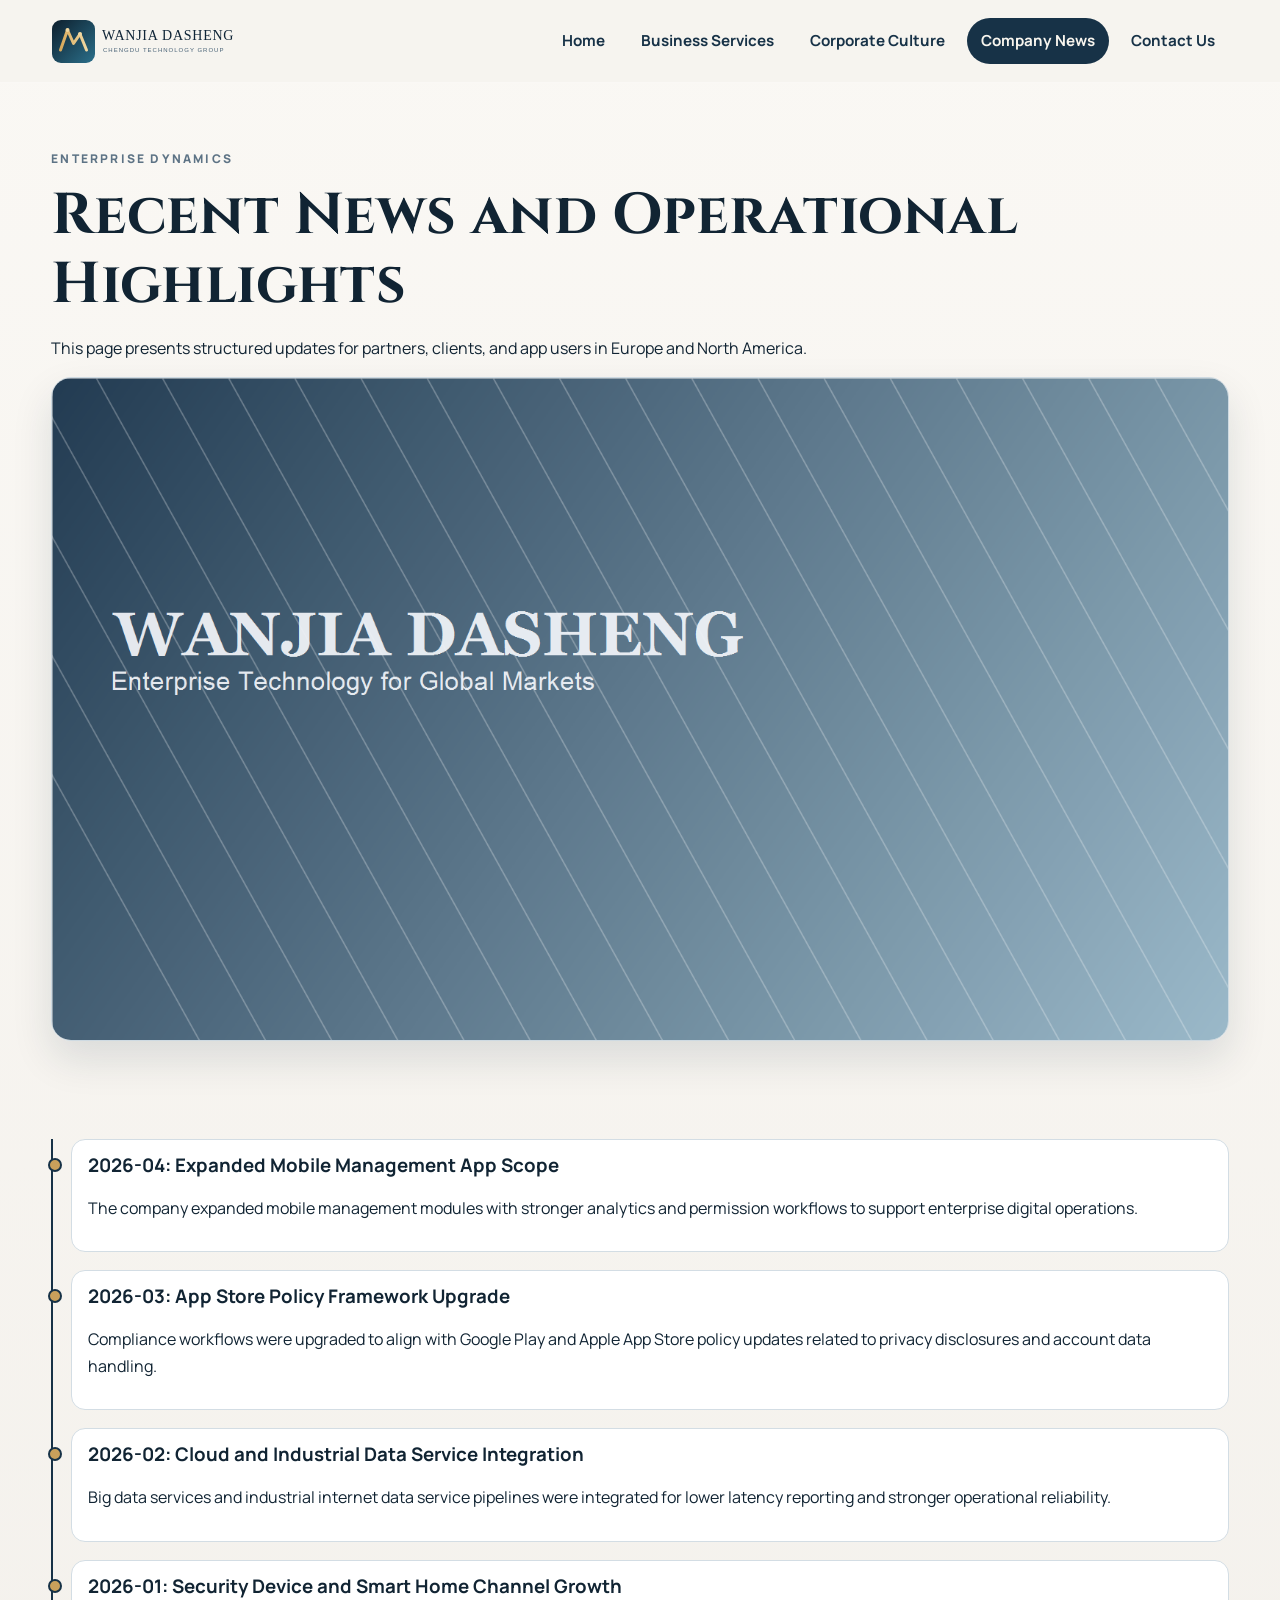
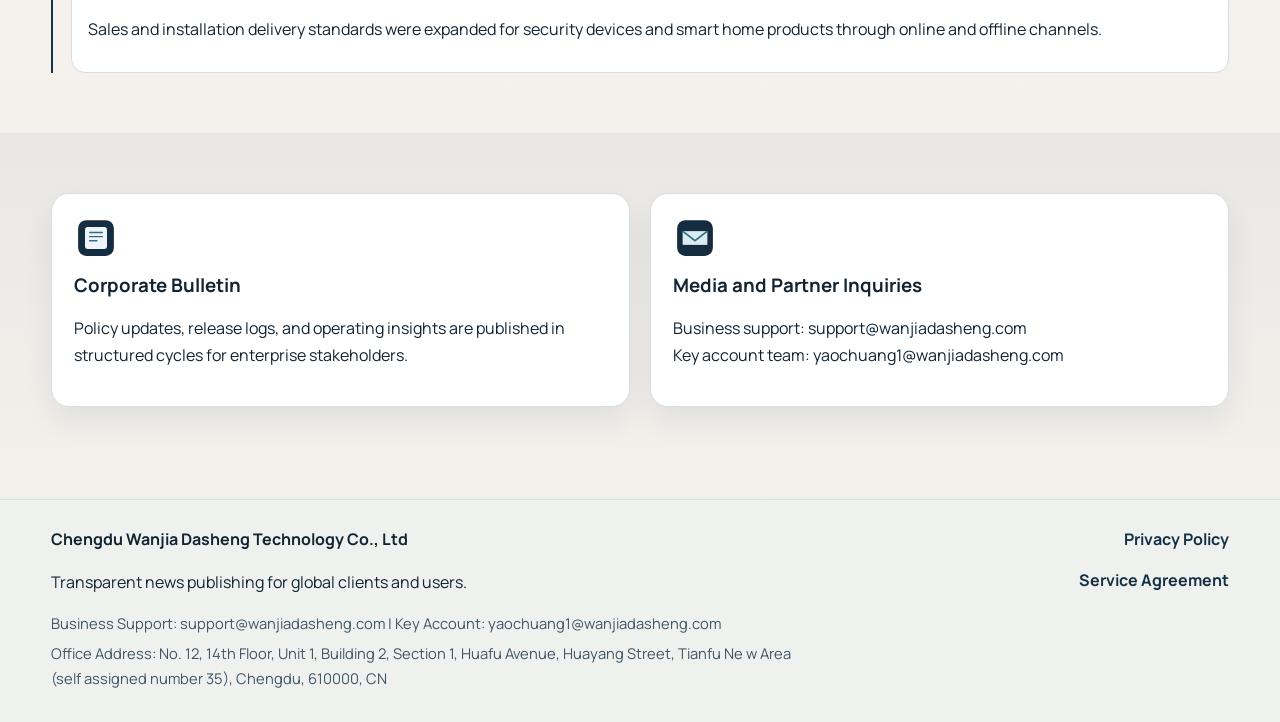
<file: news.html>
<!DOCTYPE html>
<html lang="en">
<head>
  <meta charset="UTF-8" />
  <meta name="viewport" content="width=device-width, initial-scale=1.0" />
  <title>Company News | Chengdu Wanjia Dasheng Technology Co., Ltd</title>
  <meta name="description" content="Latest company updates covering mobile application operations, app store compliance milestones, enterprise service expansion, and product innovation." />
  <meta name="robots" content="index, follow" />
  <link rel="canonical" href="https://wanjiadasheng.com/news.html" />
  <link rel="preconnect" href="https://fonts.googleapis.com" />
  <link rel="preconnect" href="https://fonts.gstatic.com" crossorigin />
  <link href="https://fonts.googleapis.com/css2?family=Cinzel:wght@500;600;700&family=Manrope:wght@400;500;700;800&display=swap" rel="stylesheet" />
  <link rel="stylesheet" href="css/styles.css" />
</head>
<body>
  <a class="skip-link" href="#main">Skip to content</a>
  <header class="site-header">
    <div class="container nav-wrap">
      <a class="brand" href="index.html"><img src="images/logo.svg" alt="Wanjia Dasheng logo" /></a>
      <button class="nav-toggle" data-nav-toggle aria-label="Open menu" aria-expanded="false">+</button>
      <nav class="main-nav" data-nav aria-label="Primary navigation">
        <a href="index.html">Home</a>
        <a href="services.html">Business Services</a>
        <a href="culture.html">Corporate Culture</a>
        <a class="active" href="news.html">Company News</a>
        <a href="contact.html">Contact Us</a>
      </nav>
    </div>
  </header>

  <main id="main">
    <section class="page-hero">
      <div class="container">
        <p class="kicker reveal">Enterprise Dynamics</p>
        <h1 class="reveal">Recent News and Operational Highlights</h1>
        <p class="reveal">This page presents structured updates for partners, clients, and app users in Europe and North America.</p>
        <div class="hero-banner reveal">
          <img src="images/hero-news.png" alt="Company updates and technology milestones" />
        </div>
      </div>
    </section>

    <section class="section">
      <div class="container timeline">
        <article class="reveal">
          <h3>2026-04: Expanded Mobile Management App Scope</h3>
          <p>The company expanded mobile management modules with stronger analytics and permission workflows to support enterprise digital operations.</p>
        </article>
        <article class="reveal">
          <h3>2026-03: App Store Policy Framework Upgrade</h3>
          <p>Compliance workflows were upgraded to align with Google Play and Apple App Store policy updates related to privacy disclosures and account data handling.</p>
        </article>
        <article class="reveal">
          <h3>2026-02: Cloud and Industrial Data Service Integration</h3>
          <p>Big data services and industrial internet data service pipelines were integrated for lower latency reporting and stronger operational reliability.</p>
        </article>
        <article class="reveal">
          <h3>2026-01: Security Device and Smart Home Channel Growth</h3>
          <p>Sales and installation delivery standards were expanded for security devices and smart home products through online and offline channels.</p>
        </article>
      </div>
    </section>

    <section class="section section-alt">
      <div class="container grid-2">
        <article class="card reveal">
          <img class="icon" src="images/icon-news.svg" alt="News icon" />
          <h3>Corporate Bulletin</h3>
          <p>Policy updates, release logs, and operating insights are published in structured cycles for enterprise stakeholders.</p>
        </article>
        <article class="card reveal">
          <img class="icon" src="images/icon-contact.svg" alt="Contact icon" />
          <h3>Media and Partner Inquiries</h3>
          <p>Business support: <a href="mailto:support@wanjiadasheng.com">support@wanjiadasheng.com</a><br />Key account team: <a href="mailto:yaochuang1@wanjiadasheng.com">yaochuang1@wanjiadasheng.com</a></p>
        </article>
      </div>
    </section>
  </main>

  <footer class="site-footer">
    <div class="container footer-grid">
      <div>
        <strong>Chengdu Wanjia Dasheng Technology Co., Ltd</strong>
        <p>Transparent news publishing for global clients and users.</p>
        <p class="footer-meta">Business Support: <a href="mailto:support@wanjiadasheng.com">support@wanjiadasheng.com</a> | Key Account: <a href="mailto:yaochuang1@wanjiadasheng.com">yaochuang1@wanjiadasheng.com</a></p>
        <p class="footer-meta">Office Address: No. 12, 14th Floor, Unit 1, Building 2, Section 1, Huafu Avenue, Huayang Street, Tianfu Ne w Area (self assigned number 35), Chengdu, 610000, CN</p>
      </div>
      <nav class="footer-links" aria-label="Legal links">
        <a href="privacy-policy.html">Privacy Policy</a>
        <a href="service-agreement.html">Service Agreement</a>
      </nav>
    </div>
  </footer>

  <script src="js/main.js" defer></script>
</body>
</html>
</file>
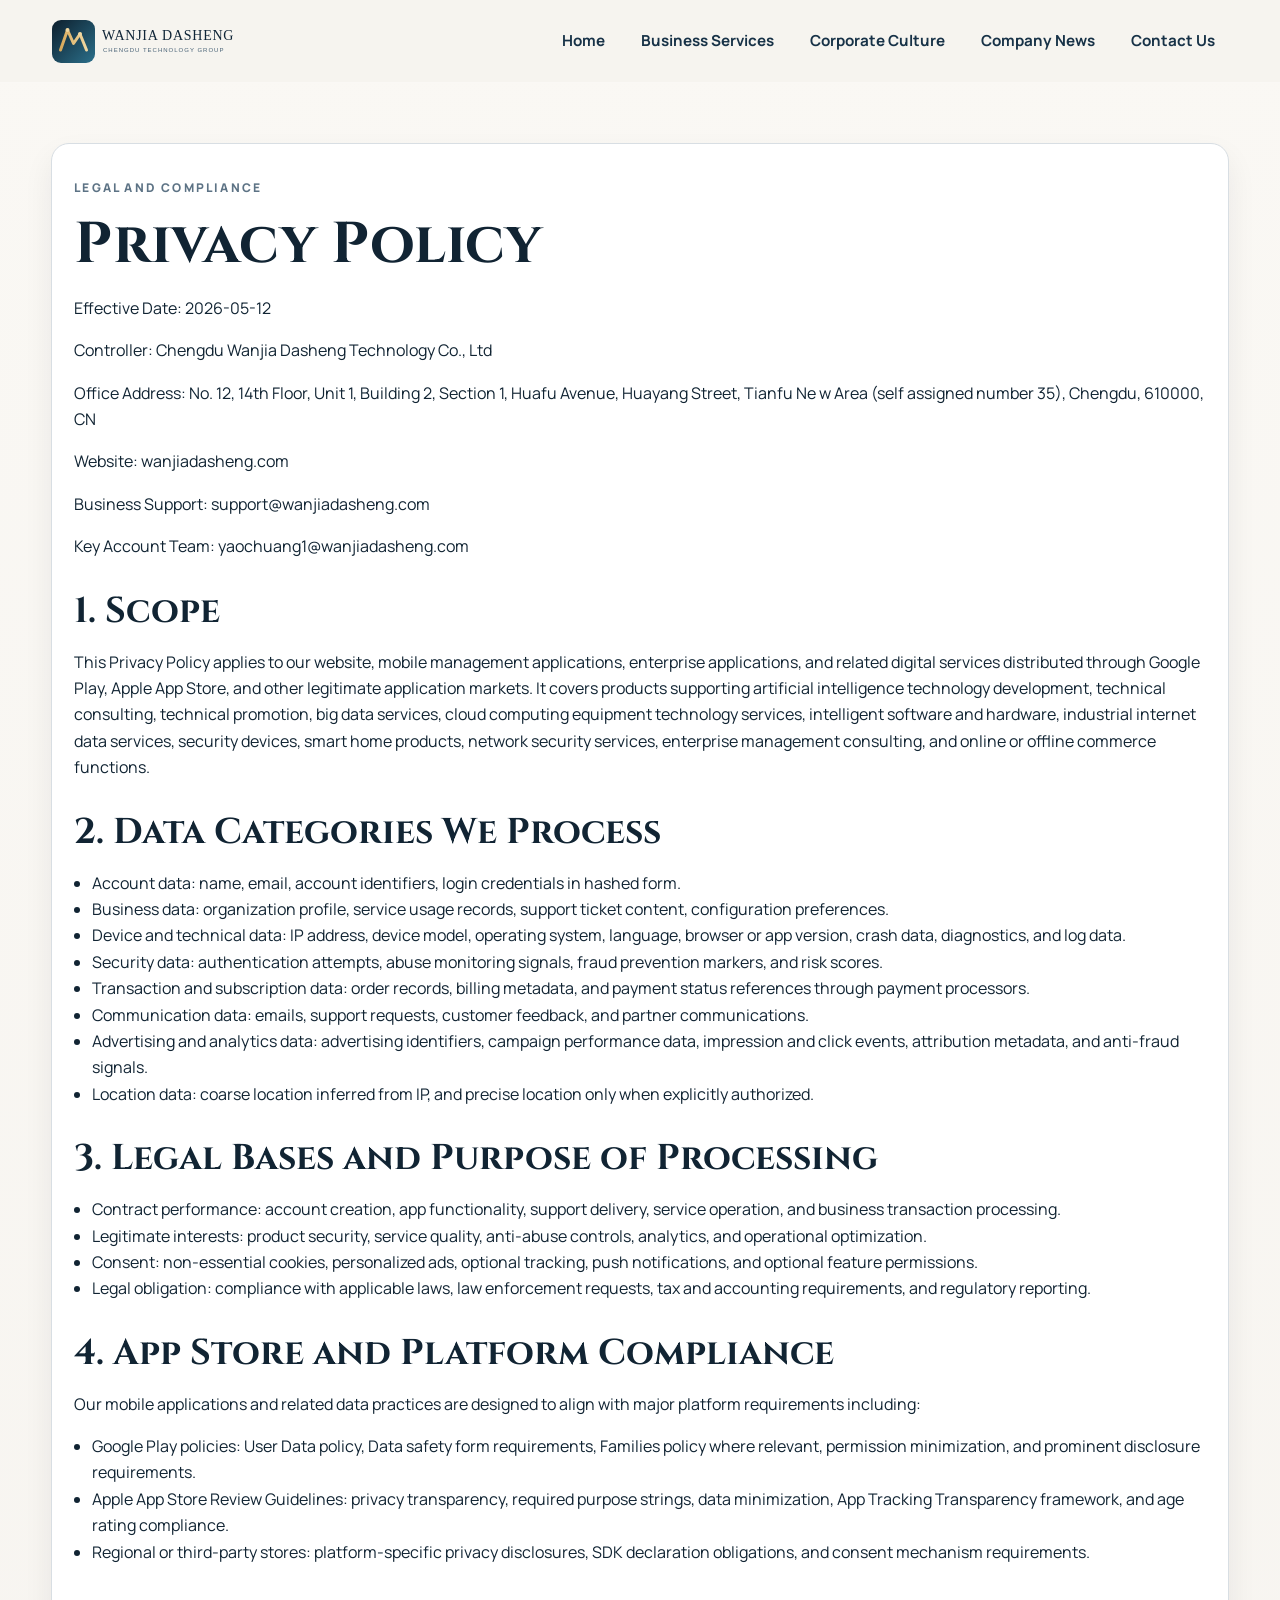
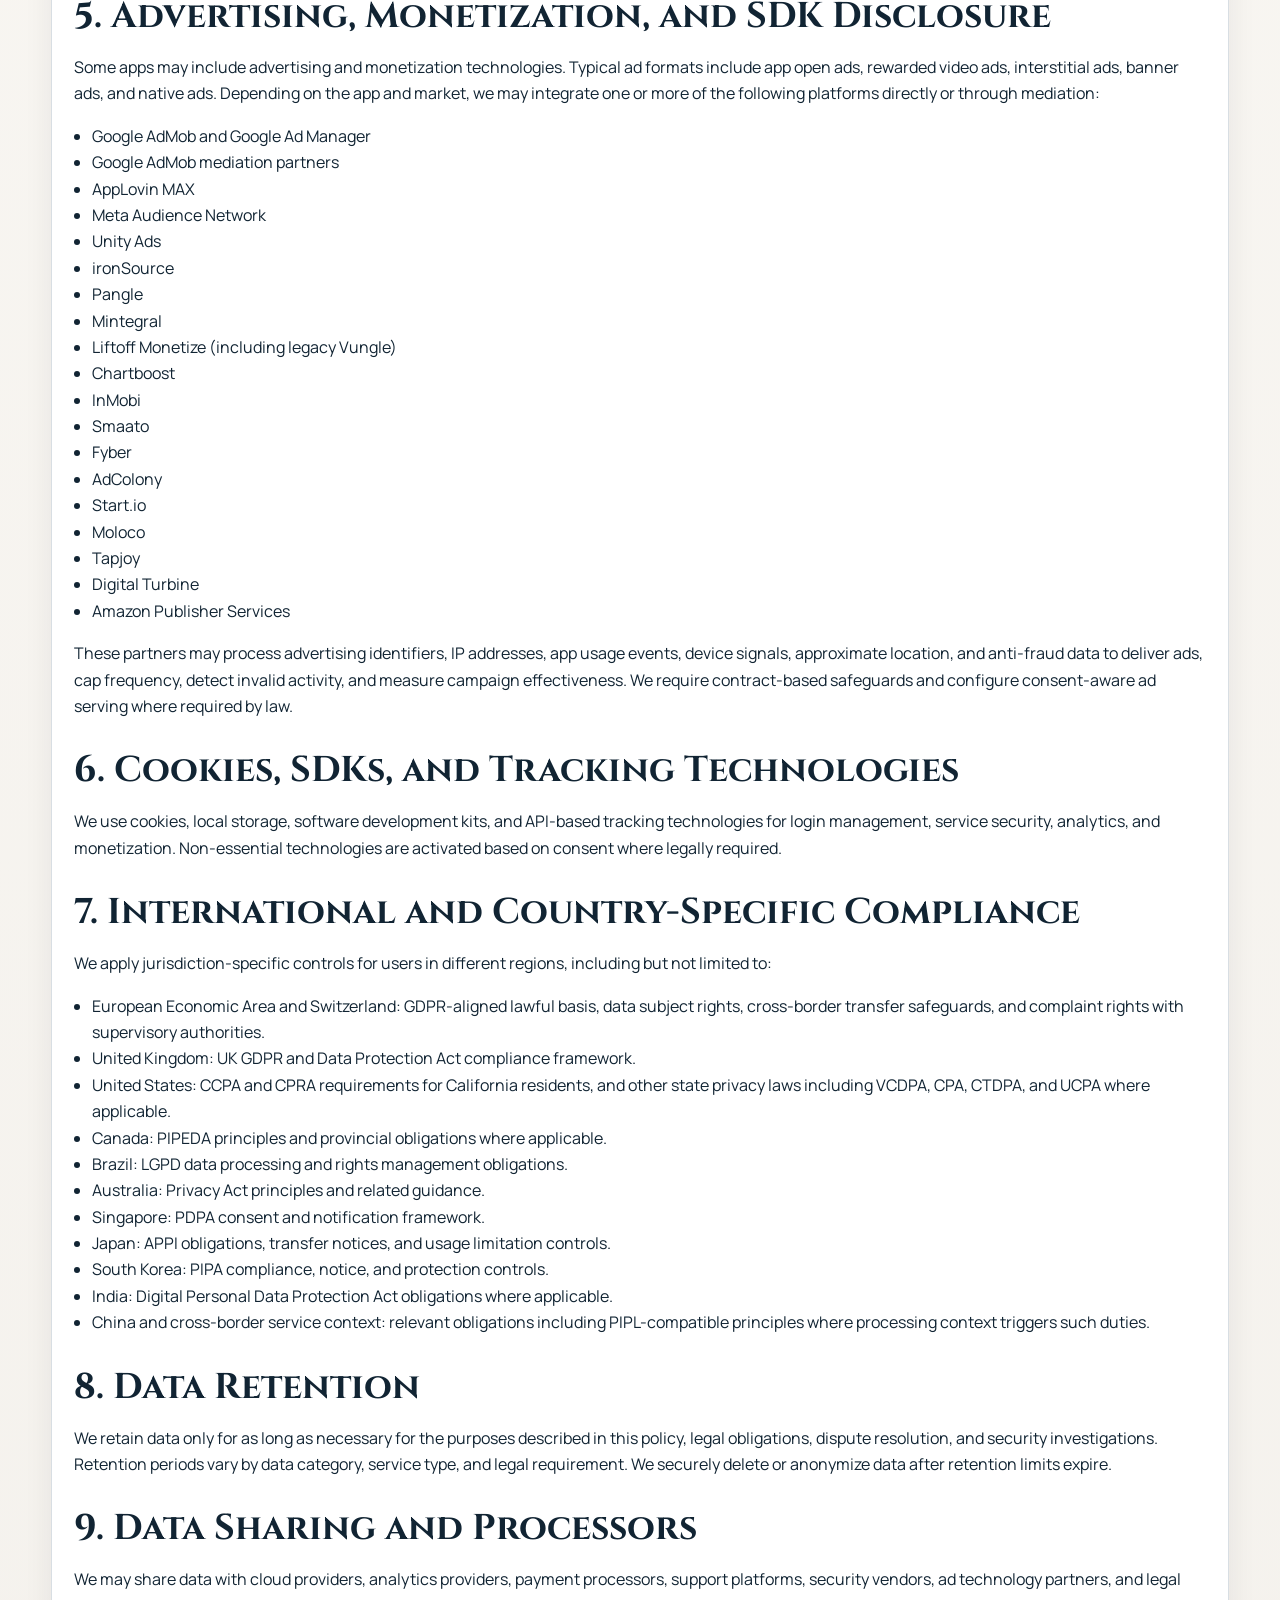
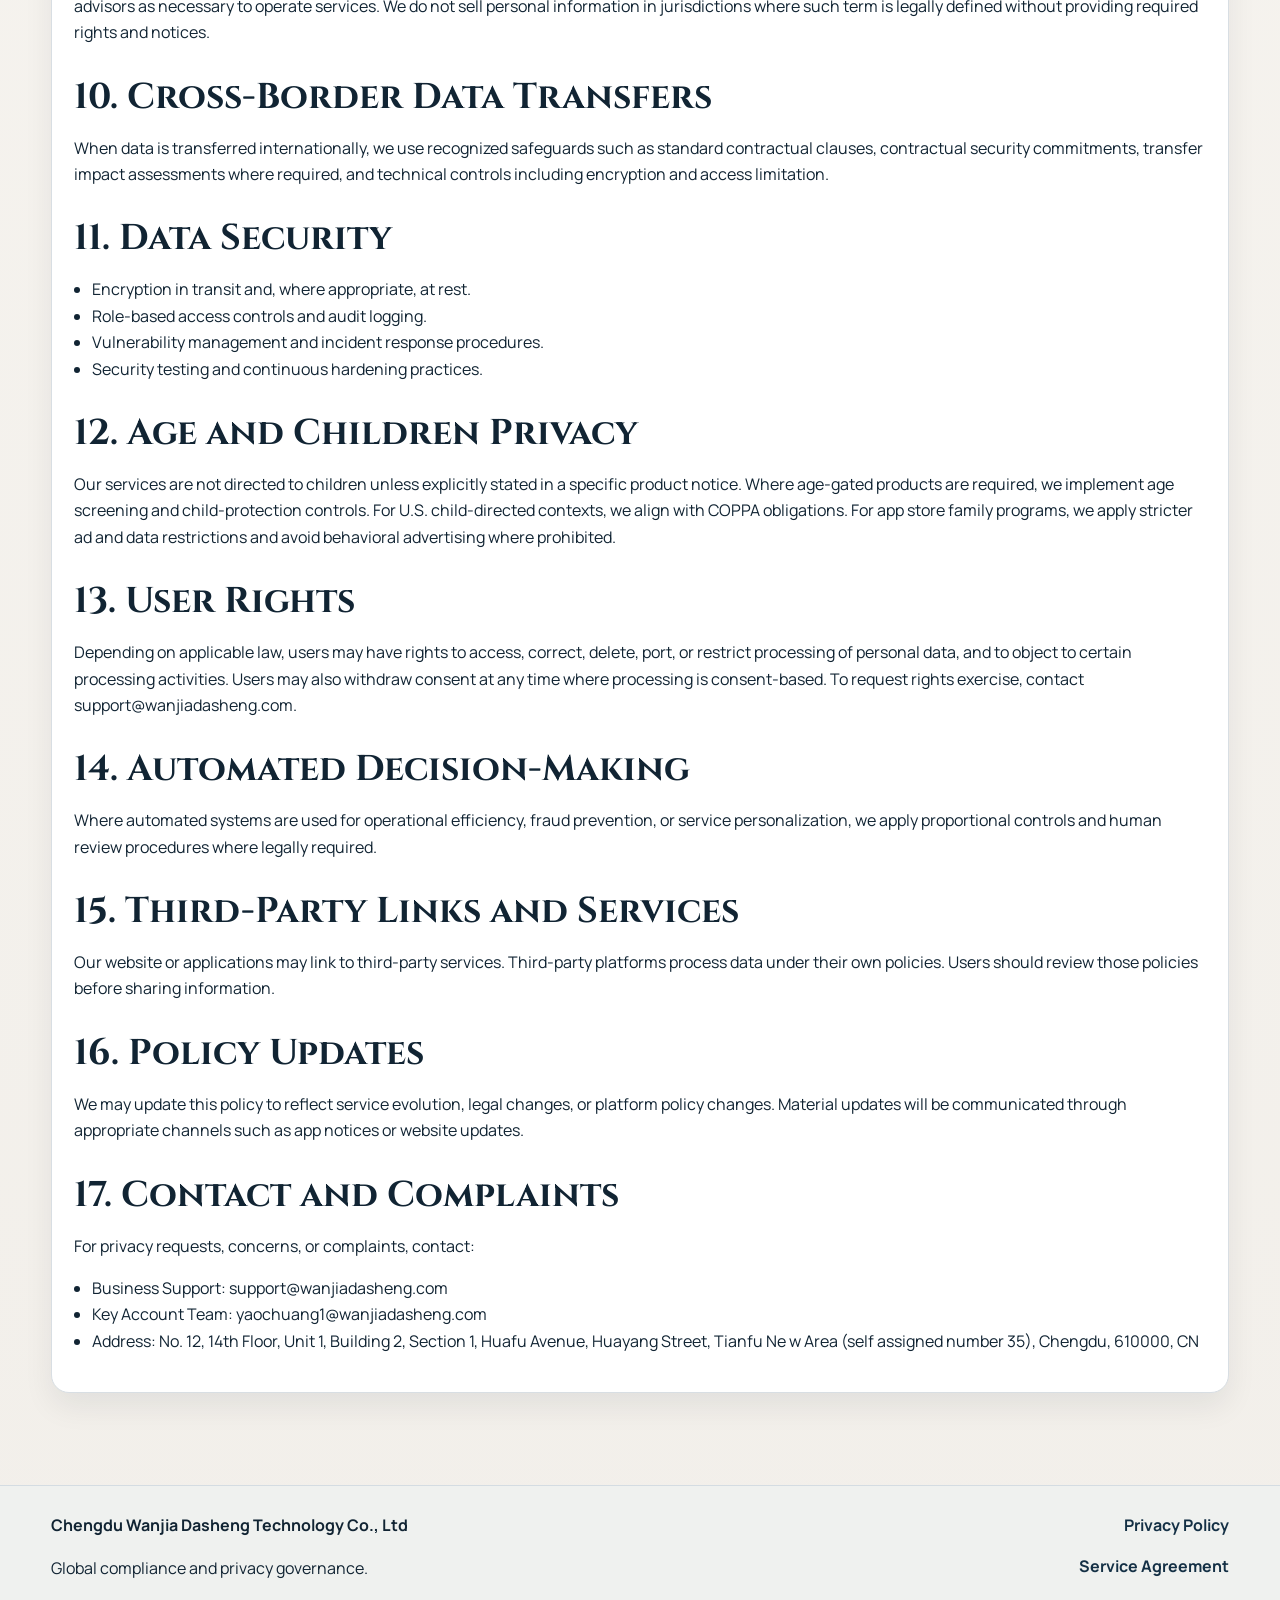
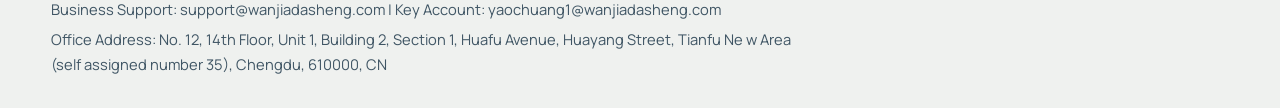
<file: privacy-policy.html>
<!DOCTYPE html>
<html lang="en">
<head>
  <meta charset="UTF-8" />
  <meta name="viewport" content="width=device-width, initial-scale=1.0" />
  <title>Privacy Policy | Chengdu Wanjia Dasheng Technology Co., Ltd</title>
  <meta name="description" content="Comprehensive privacy policy for website and mobile applications distributed through Google Play, Apple App Store, and other markets, including international legal compliance and advertising SDK disclosure." />
  <meta name="robots" content="index, follow" />
  <link rel="canonical" href="https://wanjiadasheng.com/privacy-policy.html" />
  <link rel="preconnect" href="https://fonts.googleapis.com" />
  <link rel="preconnect" href="https://fonts.gstatic.com" crossorigin />
  <link href="https://fonts.googleapis.com/css2?family=Cinzel:wght@500;600;700&family=Manrope:wght@400;500;700;800&display=swap" rel="stylesheet" />
  <link rel="stylesheet" href="css/styles.css" />
</head>
<body>
  <a class="skip-link" href="#main">Skip to content</a>
  <header class="site-header">
    <div class="container nav-wrap">
      <a class="brand" href="index.html"><img src="images/logo.svg" alt="Wanjia Dasheng logo" /></a>
      <button class="nav-toggle" data-nav-toggle aria-label="Open menu" aria-expanded="false">+</button>
      <nav class="main-nav" data-nav aria-label="Primary navigation">
        <a href="index.html">Home</a>
        <a href="services.html">Business Services</a>
        <a href="culture.html">Corporate Culture</a>
        <a href="news.html">Company News</a>
        <a href="contact.html">Contact Us</a>
      </nav>
    </div>
  </header>

  <main id="main" class="section">
    <div class="container card policy">
      <p class="kicker">Legal and Compliance</p>
      <h1>Privacy Policy</h1>
      <p>Effective Date: 2026-05-12</p>
      <p>Controller: Chengdu Wanjia Dasheng Technology Co., Ltd</p>
      <p>Office Address: No. 12, 14th Floor, Unit 1, Building 2, Section 1, Huafu Avenue, Huayang Street, Tianfu Ne w Area (self assigned number 35), Chengdu, 610000, CN</p>
      <p>Website: <a href="https://wanjiadasheng.com">wanjiadasheng.com</a></p>
      <p>Business Support: <a href="mailto:support@wanjiadasheng.com">support@wanjiadasheng.com</a></p>
      <p>Key Account Team: <a href="mailto:yaochuang1@wanjiadasheng.com">yaochuang1@wanjiadasheng.com</a></p>

      <h2>1. Scope</h2>
      <p>This Privacy Policy applies to our website, mobile management applications, enterprise applications, and related digital services distributed through Google Play, Apple App Store, and other legitimate application markets. It covers products supporting artificial intelligence technology development, technical consulting, technical promotion, big data services, cloud computing equipment technology services, intelligent software and hardware, industrial internet data services, security devices, smart home products, network security services, enterprise management consulting, and online or offline commerce functions.</p>

      <h2>2. Data Categories We Process</h2>
      <ul>
        <li>Account data: name, email, account identifiers, login credentials in hashed form.</li>
        <li>Business data: organization profile, service usage records, support ticket content, configuration preferences.</li>
        <li>Device and technical data: IP address, device model, operating system, language, browser or app version, crash data, diagnostics, and log data.</li>
        <li>Security data: authentication attempts, abuse monitoring signals, fraud prevention markers, and risk scores.</li>
        <li>Transaction and subscription data: order records, billing metadata, and payment status references through payment processors.</li>
        <li>Communication data: emails, support requests, customer feedback, and partner communications.</li>
        <li>Advertising and analytics data: advertising identifiers, campaign performance data, impression and click events, attribution metadata, and anti-fraud signals.</li>
        <li>Location data: coarse location inferred from IP, and precise location only when explicitly authorized.</li>
      </ul>

      <h2>3. Legal Bases and Purpose of Processing</h2>
      <ul>
        <li>Contract performance: account creation, app functionality, support delivery, service operation, and business transaction processing.</li>
        <li>Legitimate interests: product security, service quality, anti-abuse controls, analytics, and operational optimization.</li>
        <li>Consent: non-essential cookies, personalized ads, optional tracking, push notifications, and optional feature permissions.</li>
        <li>Legal obligation: compliance with applicable laws, law enforcement requests, tax and accounting requirements, and regulatory reporting.</li>
      </ul>

      <h2>4. App Store and Platform Compliance</h2>
      <p>Our mobile applications and related data practices are designed to align with major platform requirements including:</p>
      <ul>
        <li>Google Play policies: User Data policy, Data safety form requirements, Families policy where relevant, permission minimization, and prominent disclosure requirements.</li>
        <li>Apple App Store Review Guidelines: privacy transparency, required purpose strings, data minimization, App Tracking Transparency framework, and age rating compliance.</li>
        <li>Regional or third-party stores: platform-specific privacy disclosures, SDK declaration obligations, and consent mechanism requirements.</li>
      </ul>

      <h2>5. Advertising, Monetization, and SDK Disclosure</h2>
      <p>Some apps may include advertising and monetization technologies. Typical ad formats include app open ads, rewarded video ads, interstitial ads, banner ads, and native ads. Depending on the app and market, we may integrate one or more of the following platforms directly or through mediation:</p>
      <ul>
        <li>Google AdMob and Google Ad Manager</li>
        <li>Google AdMob mediation partners</li>
        <li>AppLovin MAX</li>
        <li>Meta Audience Network</li>
        <li>Unity Ads</li>
        <li>ironSource</li>
        <li>Pangle</li>
        <li>Mintegral</li>
        <li>Liftoff Monetize (including legacy Vungle)</li>
        <li>Chartboost</li>
        <li>InMobi</li>
        <li>Smaato</li>
        <li>Fyber</li>
        <li>AdColony</li>
        <li>Start.io</li>
        <li>Moloco</li>
        <li>Tapjoy</li>
        <li>Digital Turbine</li>
        <li>Amazon Publisher Services</li>
      </ul>
      <p>These partners may process advertising identifiers, IP addresses, app usage events, device signals, approximate location, and anti-fraud data to deliver ads, cap frequency, detect invalid activity, and measure campaign effectiveness. We require contract-based safeguards and configure consent-aware ad serving where required by law.</p>

      <h2>6. Cookies, SDKs, and Tracking Technologies</h2>
      <p>We use cookies, local storage, software development kits, and API-based tracking technologies for login management, service security, analytics, and monetization. Non-essential technologies are activated based on consent where legally required.</p>

      <h2>7. International and Country-Specific Compliance</h2>
      <p>We apply jurisdiction-specific controls for users in different regions, including but not limited to:</p>
      <ul>
        <li>European Economic Area and Switzerland: GDPR-aligned lawful basis, data subject rights, cross-border transfer safeguards, and complaint rights with supervisory authorities.</li>
        <li>United Kingdom: UK GDPR and Data Protection Act compliance framework.</li>
        <li>United States: CCPA and CPRA requirements for California residents, and other state privacy laws including VCDPA, CPA, CTDPA, and UCPA where applicable.</li>
        <li>Canada: PIPEDA principles and provincial obligations where applicable.</li>
        <li>Brazil: LGPD data processing and rights management obligations.</li>
        <li>Australia: Privacy Act principles and related guidance.</li>
        <li>Singapore: PDPA consent and notification framework.</li>
        <li>Japan: APPI obligations, transfer notices, and usage limitation controls.</li>
        <li>South Korea: PIPA compliance, notice, and protection controls.</li>
        <li>India: Digital Personal Data Protection Act obligations where applicable.</li>
        <li>China and cross-border service context: relevant obligations including PIPL-compatible principles where processing context triggers such duties.</li>
      </ul>

      <h2>8. Data Retention</h2>
      <p>We retain data only for as long as necessary for the purposes described in this policy, legal obligations, dispute resolution, and security investigations. Retention periods vary by data category, service type, and legal requirement. We securely delete or anonymize data after retention limits expire.</p>

      <h2>9. Data Sharing and Processors</h2>
      <p>We may share data with cloud providers, analytics providers, payment processors, support platforms, security vendors, ad technology partners, and legal advisors as necessary to operate services. We do not sell personal information in jurisdictions where such term is legally defined without providing required rights and notices.</p>

      <h2>10. Cross-Border Data Transfers</h2>
      <p>When data is transferred internationally, we use recognized safeguards such as standard contractual clauses, contractual security commitments, transfer impact assessments where required, and technical controls including encryption and access limitation.</p>

      <h2>11. Data Security</h2>
      <ul>
        <li>Encryption in transit and, where appropriate, at rest.</li>
        <li>Role-based access controls and audit logging.</li>
        <li>Vulnerability management and incident response procedures.</li>
        <li>Security testing and continuous hardening practices.</li>
      </ul>

      <h2>12. Age and Children Privacy</h2>
      <p>Our services are not directed to children unless explicitly stated in a specific product notice. Where age-gated products are required, we implement age screening and child-protection controls. For U.S. child-directed contexts, we align with COPPA obligations. For app store family programs, we apply stricter ad and data restrictions and avoid behavioral advertising where prohibited.</p>

      <h2>13. User Rights</h2>
      <p>Depending on applicable law, users may have rights to access, correct, delete, port, or restrict processing of personal data, and to object to certain processing activities. Users may also withdraw consent at any time where processing is consent-based. To request rights exercise, contact <a href="mailto:support@wanjiadasheng.com">support@wanjiadasheng.com</a>.</p>

      <h2>14. Automated Decision-Making</h2>
      <p>Where automated systems are used for operational efficiency, fraud prevention, or service personalization, we apply proportional controls and human review procedures where legally required.</p>

      <h2>15. Third-Party Links and Services</h2>
      <p>Our website or applications may link to third-party services. Third-party platforms process data under their own policies. Users should review those policies before sharing information.</p>

      <h2>16. Policy Updates</h2>
      <p>We may update this policy to reflect service evolution, legal changes, or platform policy changes. Material updates will be communicated through appropriate channels such as app notices or website updates.</p>

      <h2>17. Contact and Complaints</h2>
      <p>For privacy requests, concerns, or complaints, contact:</p>
      <ul>
        <li>Business Support: <a href="mailto:support@wanjiadasheng.com">support@wanjiadasheng.com</a></li>
        <li>Key Account Team: <a href="mailto:yaochuang1@wanjiadasheng.com">yaochuang1@wanjiadasheng.com</a></li>
        <li>Address: No. 12, 14th Floor, Unit 1, Building 2, Section 1, Huafu Avenue, Huayang Street, Tianfu Ne w Area (self assigned number 35), Chengdu, 610000, CN</li>
      </ul>
    </div>
  </main>

  <footer class="site-footer">
    <div class="container footer-grid">
      <div>
        <strong>Chengdu Wanjia Dasheng Technology Co., Ltd</strong>
        <p>Global compliance and privacy governance.</p>
        <p class="footer-meta">Business Support: <a href="mailto:support@wanjiadasheng.com">support@wanjiadasheng.com</a> | Key Account: <a href="mailto:yaochuang1@wanjiadasheng.com">yaochuang1@wanjiadasheng.com</a></p>
        <p class="footer-meta">Office Address: No. 12, 14th Floor, Unit 1, Building 2, Section 1, Huafu Avenue, Huayang Street, Tianfu Ne w Area (self assigned number 35), Chengdu, 610000, CN</p>
      </div>
      <nav class="footer-links" aria-label="Legal links">
        <a href="privacy-policy.html">Privacy Policy</a>
        <a href="service-agreement.html">Service Agreement</a>
      </nav>
    </div>
  </footer>

  <script src="js/main.js" defer></script>
</body>
</html>
</file>
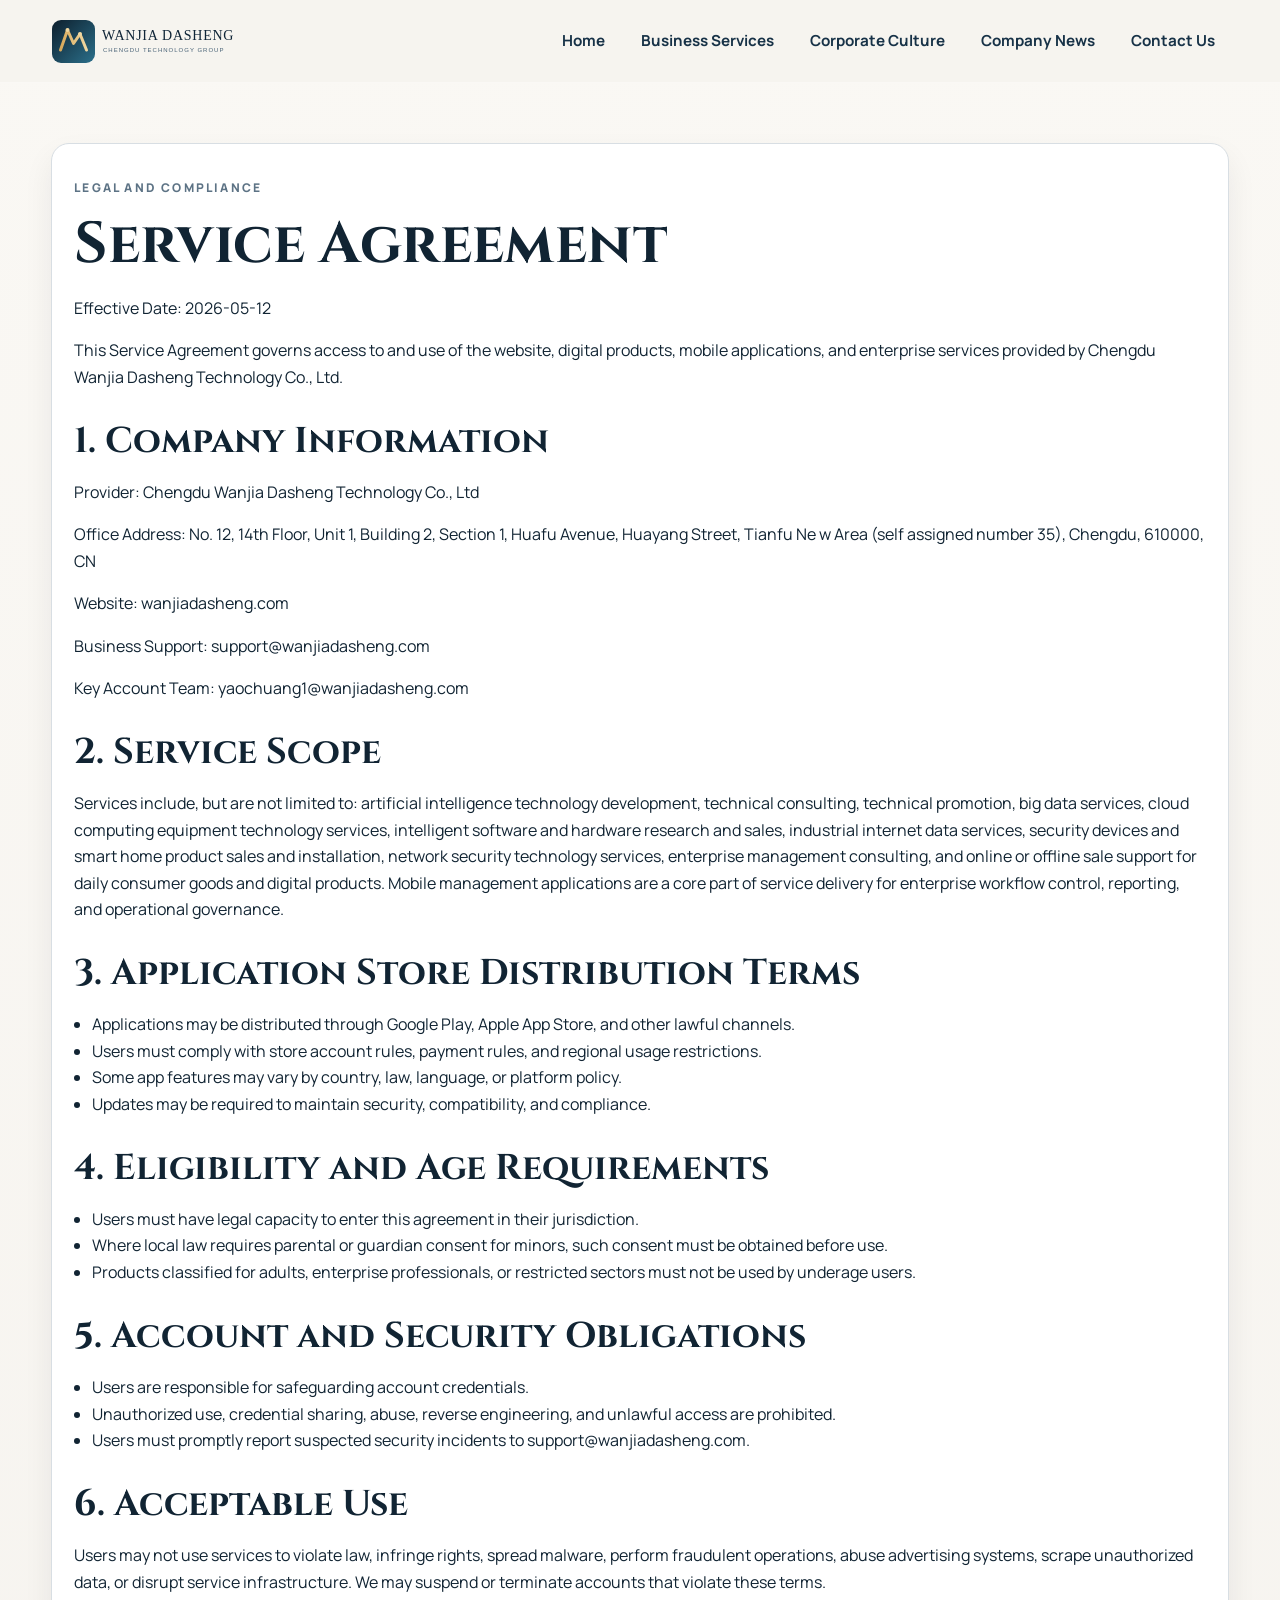
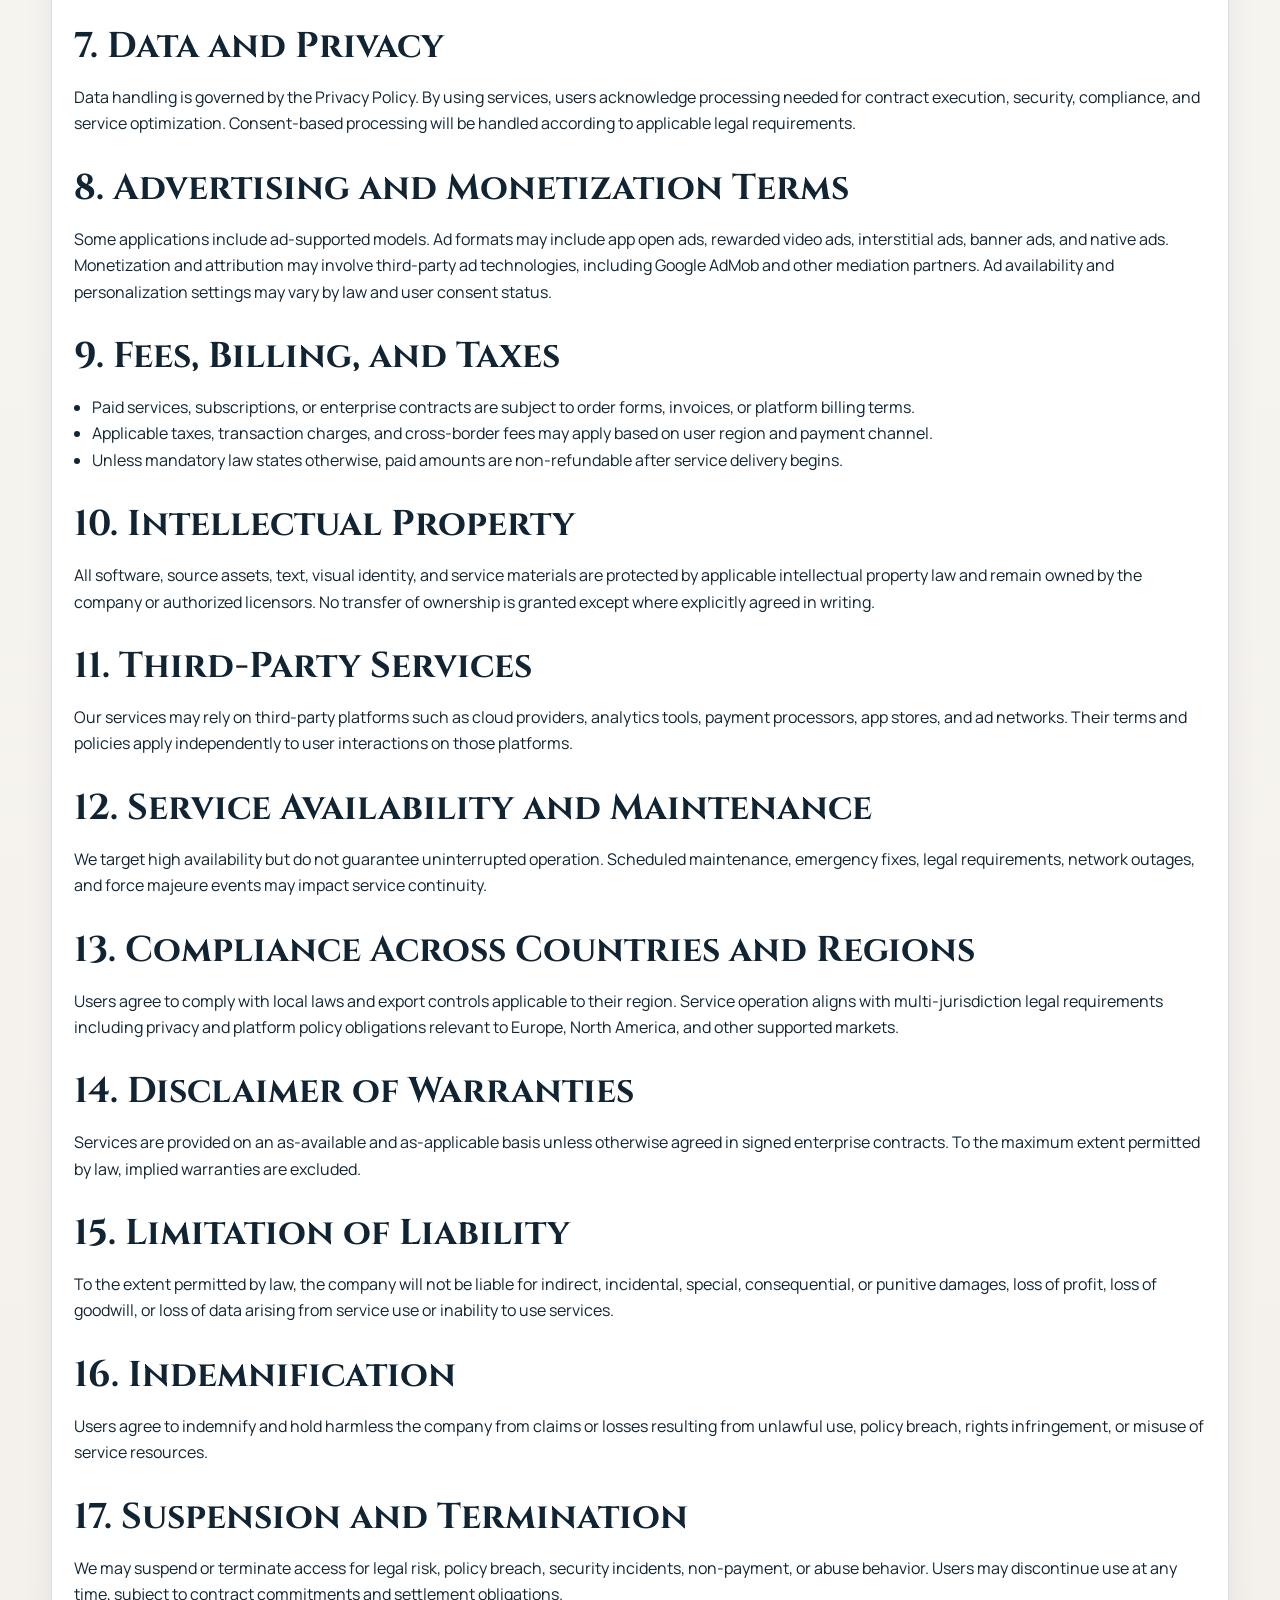
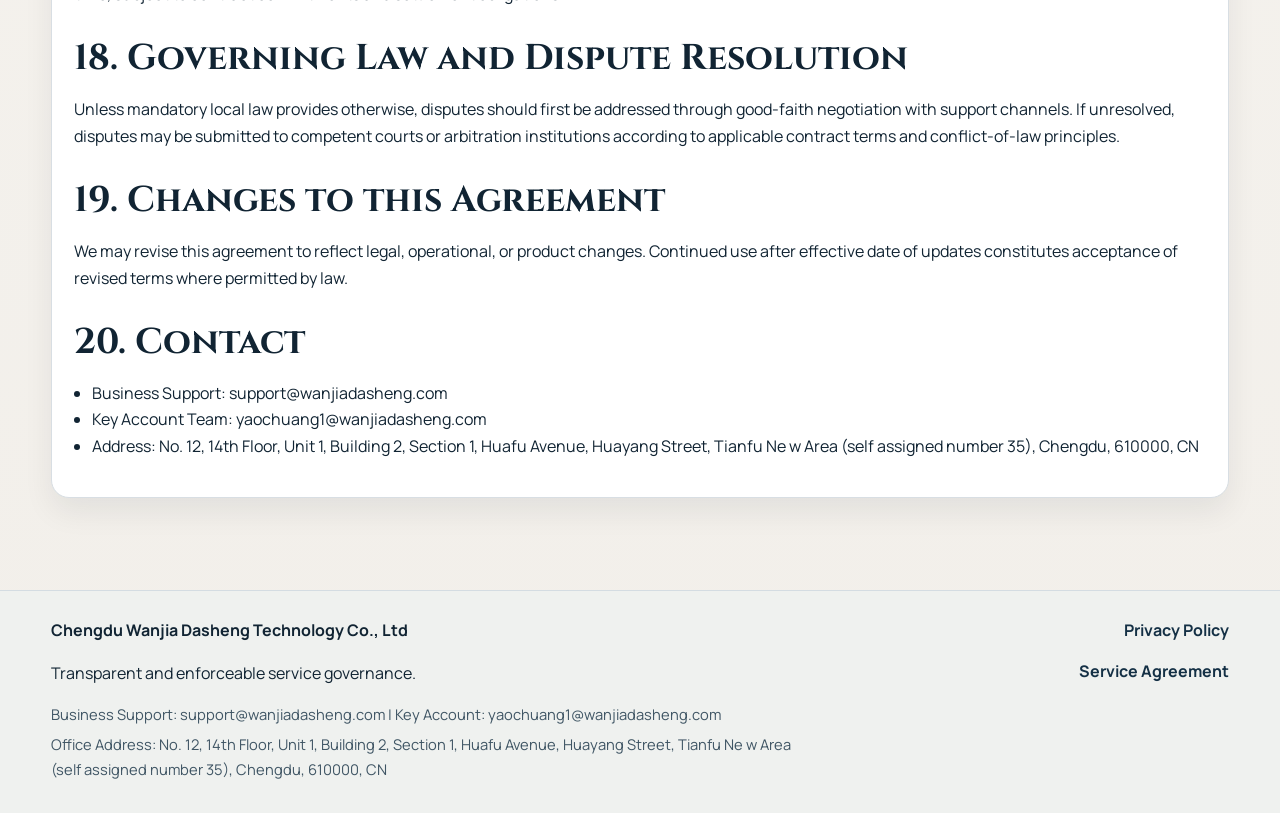
<file: service-agreement.html>
<!DOCTYPE html>
<html lang="en">
<head>
  <meta charset="UTF-8" />
  <meta name="viewport" content="width=device-width, initial-scale=1.0" />
  <title>Service Agreement | Chengdu Wanjia Dasheng Technology Co., Ltd</title>
  <meta name="description" content="Comprehensive service agreement covering website and mobile application use, app store distribution obligations, compliance, age terms, billing, and dispute resolution." />
  <meta name="robots" content="index, follow" />
  <link rel="canonical" href="https://wanjiadasheng.com/service-agreement.html" />
  <link rel="preconnect" href="https://fonts.googleapis.com" />
  <link rel="preconnect" href="https://fonts.gstatic.com" crossorigin />
  <link href="https://fonts.googleapis.com/css2?family=Cinzel:wght@500;600;700&family=Manrope:wght@400;500;700;800&display=swap" rel="stylesheet" />
  <link rel="stylesheet" href="css/styles.css" />
</head>
<body>
  <a class="skip-link" href="#main">Skip to content</a>
  <header class="site-header">
    <div class="container nav-wrap">
      <a class="brand" href="index.html"><img src="images/logo.svg" alt="Wanjia Dasheng logo" /></a>
      <button class="nav-toggle" data-nav-toggle aria-label="Open menu" aria-expanded="false">+</button>
      <nav class="main-nav" data-nav aria-label="Primary navigation">
        <a href="index.html">Home</a>
        <a href="services.html">Business Services</a>
        <a href="culture.html">Corporate Culture</a>
        <a href="news.html">Company News</a>
        <a href="contact.html">Contact Us</a>
      </nav>
    </div>
  </header>

  <main id="main" class="section">
    <div class="container card policy">
      <p class="kicker">Legal and Compliance</p>
      <h1>Service Agreement</h1>
      <p>Effective Date: 2026-05-12</p>
      <p>This Service Agreement governs access to and use of the website, digital products, mobile applications, and enterprise services provided by Chengdu Wanjia Dasheng Technology Co., Ltd.</p>

      <h2>1. Company Information</h2>
      <p>Provider: Chengdu Wanjia Dasheng Technology Co., Ltd</p>
      <p>Office Address: No. 12, 14th Floor, Unit 1, Building 2, Section 1, Huafu Avenue, Huayang Street, Tianfu Ne w Area (self assigned number 35), Chengdu, 610000, CN</p>
      <p>Website: <a href="https://wanjiadasheng.com">wanjiadasheng.com</a></p>
      <p>Business Support: <a href="mailto:support@wanjiadasheng.com">support@wanjiadasheng.com</a></p>
      <p>Key Account Team: <a href="mailto:yaochuang1@wanjiadasheng.com">yaochuang1@wanjiadasheng.com</a></p>

      <h2>2. Service Scope</h2>
      <p>Services include, but are not limited to: artificial intelligence technology development, technical consulting, technical promotion, big data services, cloud computing equipment technology services, intelligent software and hardware research and sales, industrial internet data services, security devices and smart home product sales and installation, network security technology services, enterprise management consulting, and online or offline sale support for daily consumer goods and digital products. Mobile management applications are a core part of service delivery for enterprise workflow control, reporting, and operational governance.</p>

      <h2>3. Application Store Distribution Terms</h2>
      <ul>
        <li>Applications may be distributed through Google Play, Apple App Store, and other lawful channels.</li>
        <li>Users must comply with store account rules, payment rules, and regional usage restrictions.</li>
        <li>Some app features may vary by country, law, language, or platform policy.</li>
        <li>Updates may be required to maintain security, compatibility, and compliance.</li>
      </ul>

      <h2>4. Eligibility and Age Requirements</h2>
      <ul>
        <li>Users must have legal capacity to enter this agreement in their jurisdiction.</li>
        <li>Where local law requires parental or guardian consent for minors, such consent must be obtained before use.</li>
        <li>Products classified for adults, enterprise professionals, or restricted sectors must not be used by underage users.</li>
      </ul>

      <h2>5. Account and Security Obligations</h2>
      <ul>
        <li>Users are responsible for safeguarding account credentials.</li>
        <li>Unauthorized use, credential sharing, abuse, reverse engineering, and unlawful access are prohibited.</li>
        <li>Users must promptly report suspected security incidents to support@wanjiadasheng.com.</li>
      </ul>

      <h2>6. Acceptable Use</h2>
      <p>Users may not use services to violate law, infringe rights, spread malware, perform fraudulent operations, abuse advertising systems, scrape unauthorized data, or disrupt service infrastructure. We may suspend or terminate accounts that violate these terms.</p>

      <h2>7. Data and Privacy</h2>
      <p>Data handling is governed by the Privacy Policy. By using services, users acknowledge processing needed for contract execution, security, compliance, and service optimization. Consent-based processing will be handled according to applicable legal requirements.</p>

      <h2>8. Advertising and Monetization Terms</h2>
      <p>Some applications include ad-supported models. Ad formats may include app open ads, rewarded video ads, interstitial ads, banner ads, and native ads. Monetization and attribution may involve third-party ad technologies, including Google AdMob and other mediation partners. Ad availability and personalization settings may vary by law and user consent status.</p>

      <h2>9. Fees, Billing, and Taxes</h2>
      <ul>
        <li>Paid services, subscriptions, or enterprise contracts are subject to order forms, invoices, or platform billing terms.</li>
        <li>Applicable taxes, transaction charges, and cross-border fees may apply based on user region and payment channel.</li>
        <li>Unless mandatory law states otherwise, paid amounts are non-refundable after service delivery begins.</li>
      </ul>

      <h2>10. Intellectual Property</h2>
      <p>All software, source assets, text, visual identity, and service materials are protected by applicable intellectual property law and remain owned by the company or authorized licensors. No transfer of ownership is granted except where explicitly agreed in writing.</p>

      <h2>11. Third-Party Services</h2>
      <p>Our services may rely on third-party platforms such as cloud providers, analytics tools, payment processors, app stores, and ad networks. Their terms and policies apply independently to user interactions on those platforms.</p>

      <h2>12. Service Availability and Maintenance</h2>
      <p>We target high availability but do not guarantee uninterrupted operation. Scheduled maintenance, emergency fixes, legal requirements, network outages, and force majeure events may impact service continuity.</p>

      <h2>13. Compliance Across Countries and Regions</h2>
      <p>Users agree to comply with local laws and export controls applicable to their region. Service operation aligns with multi-jurisdiction legal requirements including privacy and platform policy obligations relevant to Europe, North America, and other supported markets.</p>

      <h2>14. Disclaimer of Warranties</h2>
      <p>Services are provided on an as-available and as-applicable basis unless otherwise agreed in signed enterprise contracts. To the maximum extent permitted by law, implied warranties are excluded.</p>

      <h2>15. Limitation of Liability</h2>
      <p>To the extent permitted by law, the company will not be liable for indirect, incidental, special, consequential, or punitive damages, loss of profit, loss of goodwill, or loss of data arising from service use or inability to use services.</p>

      <h2>16. Indemnification</h2>
      <p>Users agree to indemnify and hold harmless the company from claims or losses resulting from unlawful use, policy breach, rights infringement, or misuse of service resources.</p>

      <h2>17. Suspension and Termination</h2>
      <p>We may suspend or terminate access for legal risk, policy breach, security incidents, non-payment, or abuse behavior. Users may discontinue use at any time, subject to contract commitments and settlement obligations.</p>

      <h2>18. Governing Law and Dispute Resolution</h2>
      <p>Unless mandatory local law provides otherwise, disputes should first be addressed through good-faith negotiation with support channels. If unresolved, disputes may be submitted to competent courts or arbitration institutions according to applicable contract terms and conflict-of-law principles.</p>

      <h2>19. Changes to this Agreement</h2>
      <p>We may revise this agreement to reflect legal, operational, or product changes. Continued use after effective date of updates constitutes acceptance of revised terms where permitted by law.</p>

      <h2>20. Contact</h2>
      <ul>
        <li>Business Support: <a href="mailto:support@wanjiadasheng.com">support@wanjiadasheng.com</a></li>
        <li>Key Account Team: <a href="mailto:yaochuang1@wanjiadasheng.com">yaochuang1@wanjiadasheng.com</a></li>
        <li>Address: No. 12, 14th Floor, Unit 1, Building 2, Section 1, Huafu Avenue, Huayang Street, Tianfu Ne w Area (self assigned number 35), Chengdu, 610000, CN</li>
      </ul>
    </div>
  </main>

  <footer class="site-footer">
    <div class="container footer-grid">
      <div>
        <strong>Chengdu Wanjia Dasheng Technology Co., Ltd</strong>
        <p>Transparent and enforceable service governance.</p>
        <p class="footer-meta">Business Support: <a href="mailto:support@wanjiadasheng.com">support@wanjiadasheng.com</a> | Key Account: <a href="mailto:yaochuang1@wanjiadasheng.com">yaochuang1@wanjiadasheng.com</a></p>
        <p class="footer-meta">Office Address: No. 12, 14th Floor, Unit 1, Building 2, Section 1, Huafu Avenue, Huayang Street, Tianfu Ne w Area (self assigned number 35), Chengdu, 610000, CN</p>
      </div>
      <nav class="footer-links" aria-label="Legal links">
        <a href="privacy-policy.html">Privacy Policy</a>
        <a href="service-agreement.html">Service Agreement</a>
      </nav>
    </div>
  </footer>

  <script src="js/main.js" defer></script>
</body>
</html>
</file>
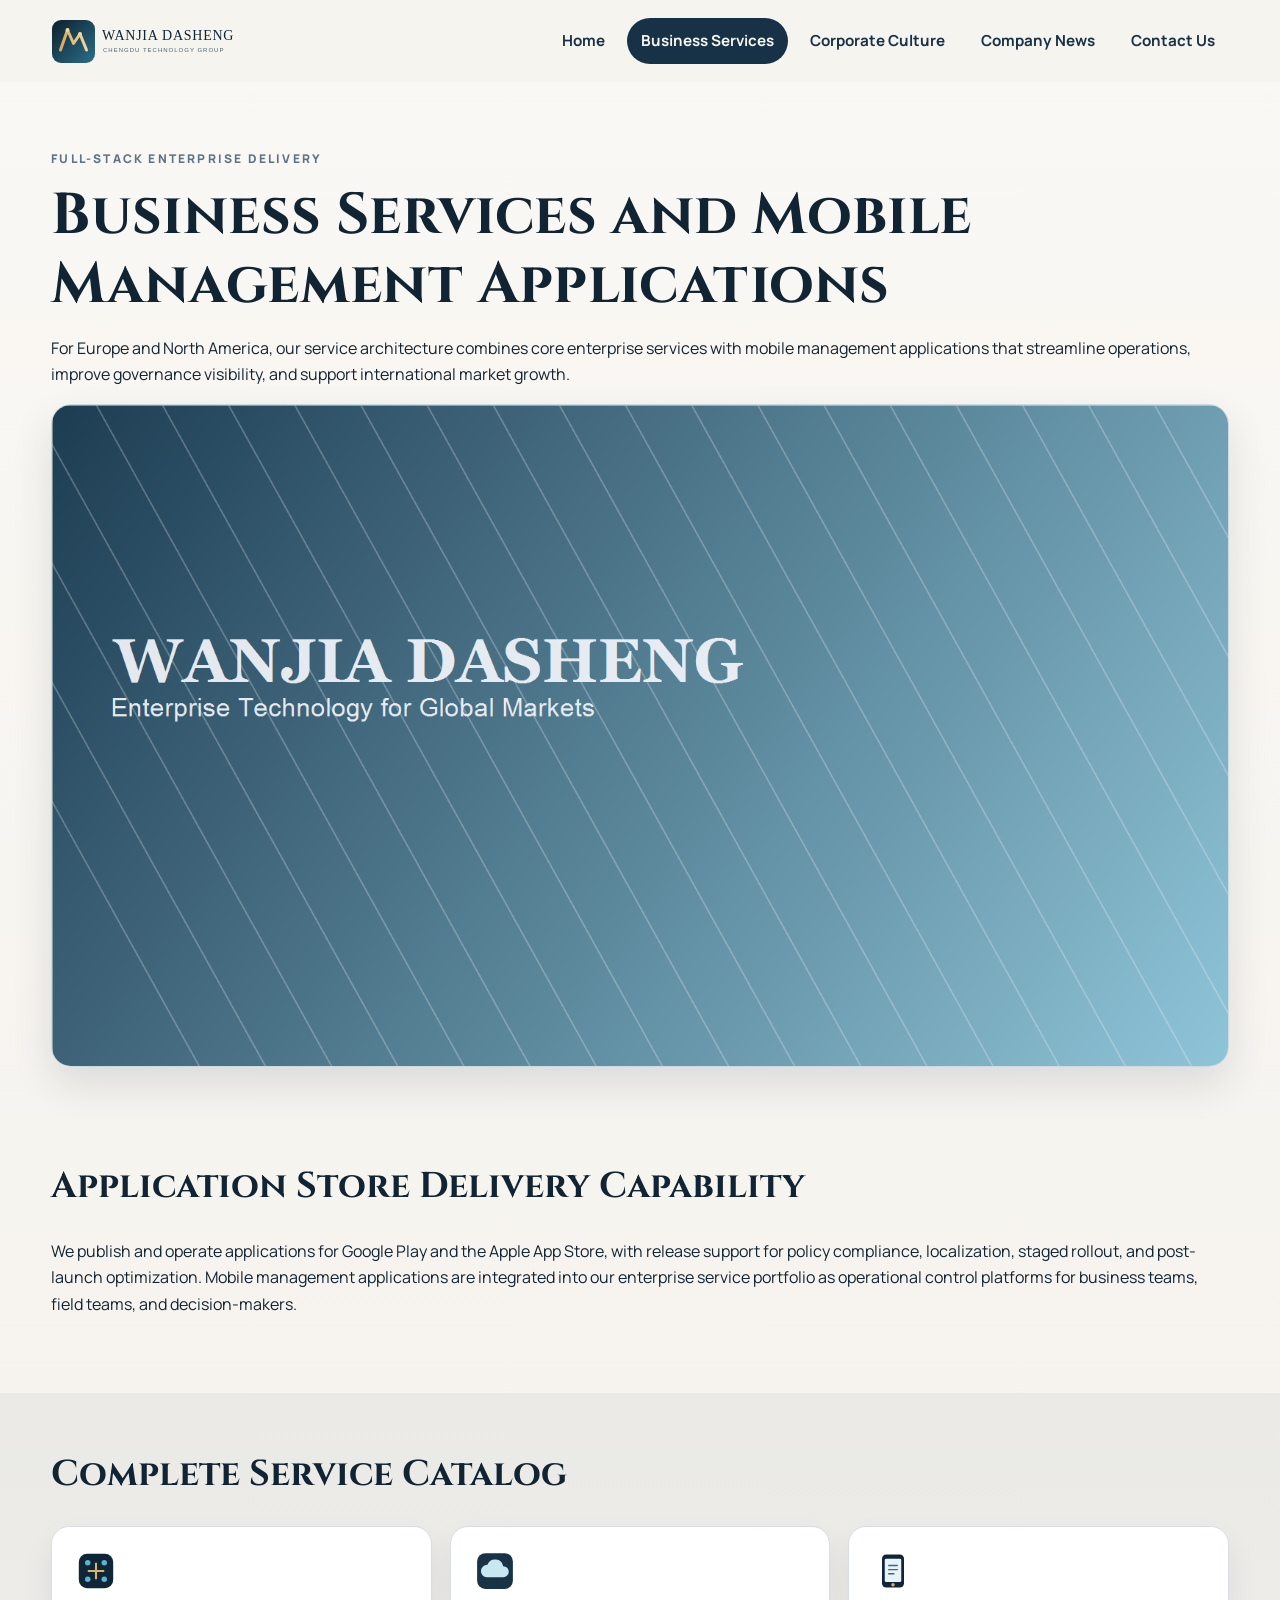
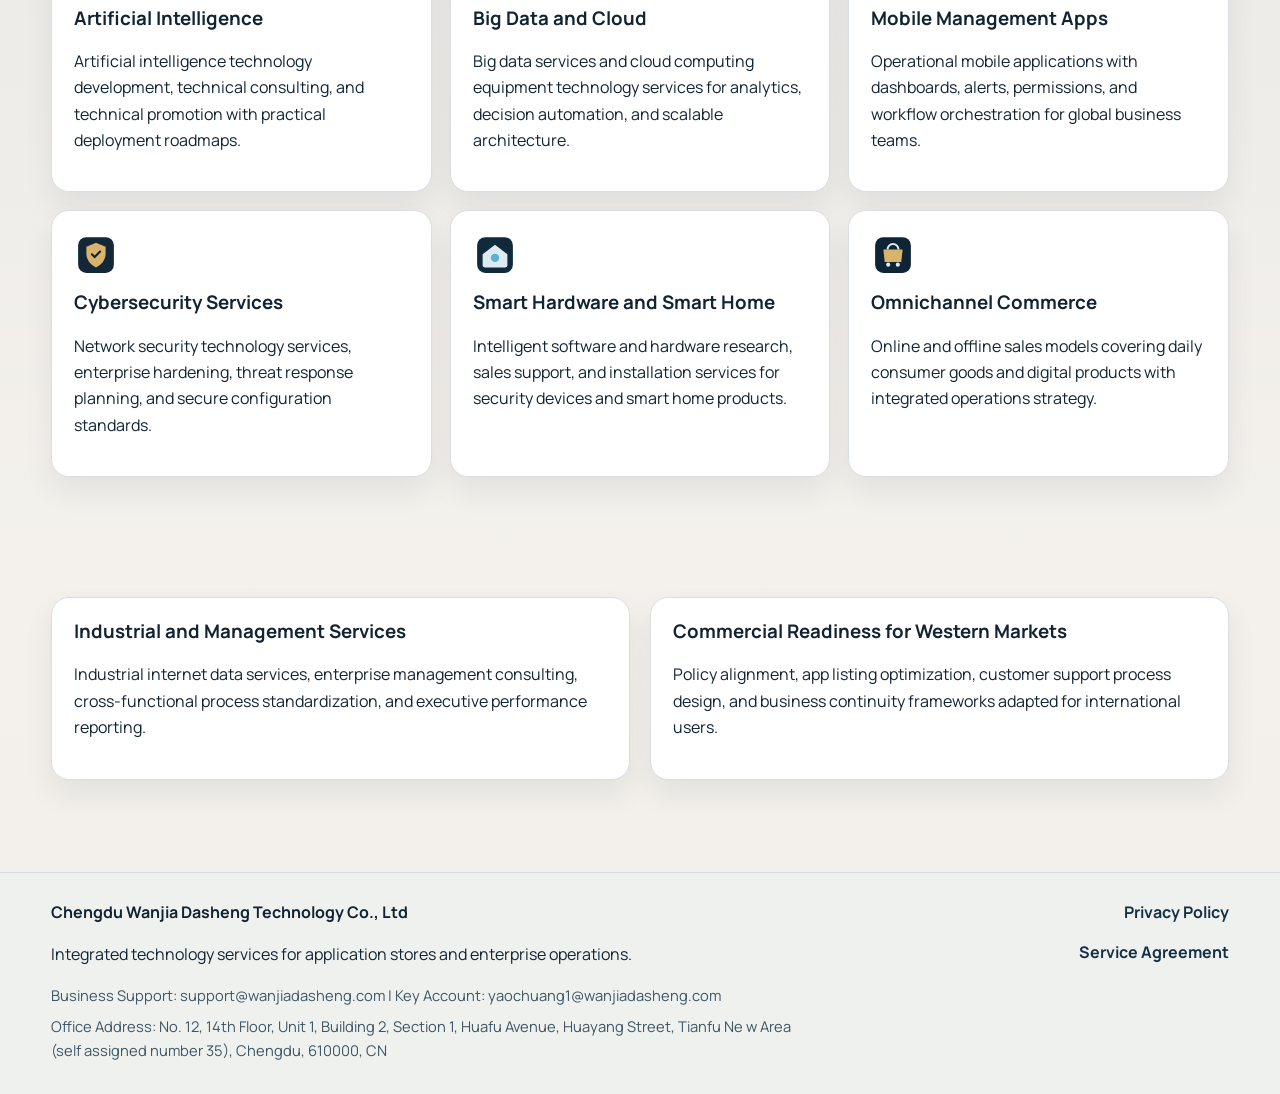
<file: services.html>
<!DOCTYPE html>
<html lang="en">
<head>
  <meta charset="UTF-8" />
  <meta name="viewport" content="width=device-width, initial-scale=1.0" />
  <title>Business Services | Chengdu Wanjia Dasheng Technology Co., Ltd</title>
  <meta name="description" content="Comprehensive business services including AI development, consulting, app publishing, big data services, cloud equipment technology, smart software and hardware R&D, industrial internet data services, security and smart home integration, cybersecurity, management consulting, and omnichannel retail." />
  <meta name="robots" content="index, follow" />
  <link rel="canonical" href="https://wanjiadasheng.com/services.html" />
  <link rel="preconnect" href="https://fonts.googleapis.com" />
  <link rel="preconnect" href="https://fonts.gstatic.com" crossorigin />
  <link href="https://fonts.googleapis.com/css2?family=Cinzel:wght@500;600;700&family=Manrope:wght@400;500;700;800&display=swap" rel="stylesheet" />
  <link rel="stylesheet" href="css/styles.css" />
</head>
<body>
  <a class="skip-link" href="#main">Skip to content</a>
  <header class="site-header">
    <div class="container nav-wrap">
      <a class="brand" href="index.html"><img src="images/logo.svg" alt="Wanjia Dasheng logo" /></a>
      <button class="nav-toggle" data-nav-toggle aria-label="Open menu" aria-expanded="false">+</button>
      <nav class="main-nav" data-nav aria-label="Primary navigation">
        <a href="index.html">Home</a>
        <a class="active" href="services.html">Business Services</a>
        <a href="culture.html">Corporate Culture</a>
        <a href="news.html">Company News</a>
        <a href="contact.html">Contact Us</a>
      </nav>
    </div>
  </header>

  <main id="main">
    <section class="page-hero">
      <div class="container">
        <p class="kicker reveal">Full-Stack Enterprise Delivery</p>
        <h1 class="reveal">Business Services and Mobile Management Applications</h1>
        <p class="reveal">For Europe and North America, our service architecture combines core enterprise services with mobile management applications that streamline operations, improve governance visibility, and support international market growth.</p>
        <div class="hero-banner reveal">
          <img src="images/hero-services.png" alt="Business services and mobile management applications" />
        </div>
      </div>
    </section>

    <section class="section">
      <div class="container">
        <h2 class="reveal">Application Store Delivery Capability</h2>
        <p class="reveal">We publish and operate applications for Google Play and the Apple App Store, with release support for policy compliance, localization, staged rollout, and post-launch optimization. Mobile management applications are integrated into our enterprise service portfolio as operational control platforms for business teams, field teams, and decision-makers.</p>
      </div>
    </section>

    <section class="section section-alt">
      <div class="container">
        <h2 class="reveal">Complete Service Catalog</h2>
        <div class="grid-3">
          <article class="card reveal">
            <img class="icon" src="images/icon-ai.svg" alt="AI" />
            <h3>Artificial Intelligence</h3>
            <p>Artificial intelligence technology development, technical consulting, and technical promotion with practical deployment roadmaps.</p>
          </article>
          <article class="card reveal">
            <img class="icon" src="images/icon-cloud.svg" alt="Big data and cloud" />
            <h3>Big Data and Cloud</h3>
            <p>Big data services and cloud computing equipment technology services for analytics, decision automation, and scalable architecture.</p>
          </article>
          <article class="card reveal">
            <img class="icon" src="images/icon-mobile.svg" alt="Mobile app" />
            <h3>Mobile Management Apps</h3>
            <p>Operational mobile applications with dashboards, alerts, permissions, and workflow orchestration for global business teams.</p>
          </article>
          <article class="card reveal">
            <img class="icon" src="images/icon-security.svg" alt="Cybersecurity" />
            <h3>Cybersecurity Services</h3>
            <p>Network security technology services, enterprise hardening, threat response planning, and secure configuration standards.</p>
          </article>
          <article class="card reveal">
            <img class="icon" src="images/icon-iot.svg" alt="Smart hardware" />
            <h3>Smart Hardware and Smart Home</h3>
            <p>Intelligent software and hardware research, sales support, and installation services for security devices and smart home products.</p>
          </article>
          <article class="card reveal">
            <img class="icon" src="images/icon-commerce.svg" alt="Commerce" />
            <h3>Omnichannel Commerce</h3>
            <p>Online and offline sales models covering daily consumer goods and digital products with integrated operations strategy.</p>
          </article>
        </div>
      </div>
    </section>

    <section class="section">
      <div class="container grid-2">
        <article class="card reveal">
          <h3>Industrial and Management Services</h3>
          <p>Industrial internet data services, enterprise management consulting, cross-functional process standardization, and executive performance reporting.</p>
        </article>
        <article class="card reveal">
          <h3>Commercial Readiness for Western Markets</h3>
          <p>Policy alignment, app listing optimization, customer support process design, and business continuity frameworks adapted for international users.</p>
        </article>
      </div>
    </section>
  </main>

  <footer class="site-footer">
    <div class="container footer-grid">
      <div>
        <strong>Chengdu Wanjia Dasheng Technology Co., Ltd</strong>
        <p>Integrated technology services for application stores and enterprise operations.</p>
        <p class="footer-meta">Business Support: <a href="mailto:support@wanjiadasheng.com">support@wanjiadasheng.com</a> | Key Account: <a href="mailto:yaochuang1@wanjiadasheng.com">yaochuang1@wanjiadasheng.com</a></p>
        <p class="footer-meta">Office Address: No. 12, 14th Floor, Unit 1, Building 2, Section 1, Huafu Avenue, Huayang Street, Tianfu Ne w Area (self assigned number 35), Chengdu, 610000, CN</p>
      </div>
      <nav class="footer-links" aria-label="Legal links">
        <a href="privacy-policy.html">Privacy Policy</a>
        <a href="service-agreement.html">Service Agreement</a>
      </nav>
    </div>
  </footer>

  <script src="js/main.js" defer></script>
</body>
</html>
</file>
<file: css/styles.css>
:root {
  --bg: #f5f3ee;
  --surface: #ffffff;
  --ink: #112433;
  --muted: #5a6b78;
  --brand: #173247;
  --accent: #c9a05b;
  --line: #d8dee3;
  --shadow: 0 18px 40px rgba(18, 40, 57, 0.12);
  --radius: 18px;
}

* {
  box-sizing: border-box;
}

html {
  scroll-behavior: smooth;
}

body {
  margin: 0;
  color: var(--ink);
  background:
    radial-gradient(1200px 500px at 90% -20%, rgba(201, 160, 91, 0.25), transparent 65%),
    linear-gradient(180deg, #faf8f4 0%, #f2efea 100%);
  font-family: "Manrope", "Segoe UI", sans-serif;
  line-height: 1.65;
}

img {
  max-width: 100%;
  display: block;
}

a {
  color: inherit;
  text-decoration: none;
}

.container {
  width: min(1180px, 92vw);
  margin: 0 auto;
}

.skip-link {
  position: absolute;
  left: -999px;
  top: 0;
  background: #fff;
  padding: 8px 14px;
  z-index: 999;
}

.skip-link:focus {
  left: 10px;
}

.site-header {
  position: sticky;
  top: 0;
  z-index: 40;
  backdrop-filter: blur(10px);
  border-bottom: 1px solid rgba(255, 255, 255, 0.35);
  background: rgba(245, 243, 238, 0.8);
}

.nav-wrap {
  min-height: 82px;
  display: flex;
  align-items: center;
  justify-content: space-between;
  gap: 20px;
}

.brand {
  display: inline-flex;
  align-items: center;
  gap: 10px;
}

.brand img {
  width: 210px;
  height: auto;
}

.nav-toggle {
  display: none;
  border: 0;
  width: 42px;
  height: 42px;
  border-radius: 50%;
  background: var(--brand);
  color: #fff;
  font-size: 20px;
}

.main-nav {
  display: flex;
  align-items: center;
  gap: 8px;
}

.main-nav a {
  padding: 10px 14px;
  border-radius: 999px;
  font-weight: 700;
  font-size: 0.95rem;
  color: var(--brand);
}

.main-nav a:hover,
.main-nav a.active {
  background: var(--brand);
  color: #f8f5ee;
}

.hero {
  padding: 72px 0 64px;
  overflow: hidden;
}

.hero-grid {
  display: grid;
  grid-template-columns: 1.15fr 1fr;
  gap: 36px;
  align-items: center;
}

.kicker {
  letter-spacing: 2.2px;
  text-transform: uppercase;
  font-size: 0.75rem;
  color: #5d7385;
  font-weight: 800;
}

h1,
h2,
h3 {
  margin-top: 0;
  line-height: 1.2;
}

h1 {
  font-family: "Cinzel", Georgia, serif;
  font-size: clamp(1.9rem, 4.8vw, 3.6rem);
  margin-bottom: 14px;
  letter-spacing: 0.4px;
}

h2 {
  font-family: "Cinzel", Georgia, serif;
  font-size: clamp(1.5rem, 2.8vw, 2.45rem);
}

.hero p {
  margin: 0 0 14px;
  color: #405766;
}

.actions {
  margin-top: 20px;
  display: flex;
  gap: 12px;
  flex-wrap: wrap;
}

.btn {
  display: inline-flex;
  align-items: center;
  justify-content: center;
  border-radius: 999px;
  border: 1px solid transparent;
  padding: 11px 20px;
  font-weight: 800;
  transition: transform 0.25s ease, box-shadow 0.25s ease;
}

.btn:hover {
  transform: translateY(-2px);
  box-shadow: 0 10px 25px rgba(16, 38, 56, 0.18);
}

.btn-primary {
  background: linear-gradient(120deg, #173247, #225170);
  color: #f8f5ef;
}

.btn-secondary {
  border-color: var(--brand);
  color: var(--brand);
  background: #ffffffc8;
}

.hero-visual {
  position: relative;
}

.hero-visual img {
  border-radius: 26px;
  box-shadow: var(--shadow);
}

.glow-ring {
  position: absolute;
  inset: auto auto -22px -22px;
  width: 180px;
  height: 180px;
  border-radius: 50%;
  border: 1px solid rgba(23, 50, 71, 0.25);
  animation: pulse 5.4s ease-in-out infinite;
}

.section {
  padding: 60px 0;
}

.section-alt {
  background: linear-gradient(180deg, rgba(23, 50, 71, 0.05), rgba(255, 255, 255, 0));
}

.grid-3 {
  display: grid;
  grid-template-columns: repeat(3, minmax(0, 1fr));
  gap: 18px;
}

.grid-2 {
  display: grid;
  grid-template-columns: repeat(2, minmax(0, 1fr));
  gap: 20px;
}

.process-grid {
  margin-top: 18px;
  display: grid;
  grid-template-columns: repeat(2, minmax(0, 1fr));
  gap: 18px;
}

.card {
  background: var(--surface);
  border: 1px solid var(--line);
  border-radius: var(--radius);
  padding: 22px;
  box-shadow: 0 14px 30px rgba(11, 30, 45, 0.07);
  transition: transform 0.35s ease, box-shadow 0.35s ease;
}

.card:hover {
  transform: translateY(-6px);
  box-shadow: 0 20px 35px rgba(15, 35, 51, 0.12);
}

.card img.icon {
  width: 44px;
  height: 44px;
  margin-bottom: 14px;
}

.stat-wrap {
  display: grid;
  grid-template-columns: repeat(4, minmax(0, 1fr));
  gap: 14px;
}

.stat {
  border-radius: 14px;
  background: #16344a;
  color: #f8f6f0;
  padding: 18px;
  text-align: center;
}

.stat strong {
  display: block;
  font-size: 1.8rem;
  font-family: "Cinzel", Georgia, serif;
}

.pill-row {
  margin-top: 18px;
  display: flex;
  gap: 10px;
  flex-wrap: wrap;
}

.pill-row span {
  border-radius: 999px;
  border: 1px solid #b8c6d1;
  background: #ffffffd4;
  color: #16364d;
  padding: 8px 12px;
  font-size: 0.83rem;
  font-weight: 700;
}

.feature-list {
  margin: 0;
  padding-left: 18px;
  color: #3f5564;
}

.feature-list li {
  margin-bottom: 10px;
}

.dark-panel {
  border-radius: var(--radius);
  padding: 24px;
  background: linear-gradient(145deg, #133147, #2c5a74);
  color: #f7f3e8;
  box-shadow: 0 16px 34px rgba(14, 36, 52, 0.24);
}

.dark-panel p,
.dark-panel h3 {
  color: #f6f1e2;
}

.dark-panel .kicker {
  color: #ecd9b2;
}

.dark-panel .btn-secondary {
  border-color: #e4cf9f;
  color: #f6ebd2;
  background: transparent;
}

.timeline {
  border-left: 2px solid #173247;
  padding-left: 18px;
  display: grid;
  gap: 18px;
}

.timeline article {
  position: relative;
  background: #fff;
  border-radius: 14px;
  padding: 14px 16px;
  border: 1px solid #d3dde4;
}

.timeline article::before {
  content: "";
  position: absolute;
  width: 10px;
  height: 10px;
  border-radius: 50%;
  left: -24px;
  top: 18px;
  background: #c9a05b;
  border: 2px solid #173247;
}

.contact-band {
  border-radius: 22px;
  background: linear-gradient(120deg, #173247, #355e79);
  color: #f7f2e6;
  padding: 28px;
}

.contact-band p,
.contact-band li {
  color: #f2e9d5;
}

.site-footer {
  margin-top: 32px;
  border-top: 1px solid #d4dce2;
  background: #eff1ef;
}

.footer-grid {
  padding: 26px 0;
  display: grid;
  grid-template-columns: 2fr 1fr;
  gap: 20px;
}

.footer-links {
  display: flex;
  flex-direction: column;
  gap: 14px;
  align-items: flex-end;
}

.footer-links a {
  font-weight: 700;
  color: #143045;
}

.footer-links a:hover {
  color: #90692c;
}

.footer-meta {
  margin: 6px 0;
  color: #3f5564;
  font-size: 0.92rem;
}

.page-hero {
  padding: 54px 0 38px;
}

.page-hero h1 {
  margin-bottom: 8px;
}

.hero-banner {
  border-radius: 20px;
  overflow: hidden;
  border: 1px solid #cedae2;
  box-shadow: var(--shadow);
}

.policy h2 {
  margin-top: 30px;
  margin-bottom: 10px;
}

.policy ul {
  padding-left: 18px;
}

.reveal {
  opacity: 0;
  transform: translateY(24px);
  transition: opacity 0.75s ease, transform 0.75s ease;
}

.reveal.show {
  opacity: 1;
  transform: translateY(0);
}

@keyframes pulse {
  0% { transform: scale(0.98); opacity: 0.28; }
  50% { transform: scale(1.08); opacity: 0.6; }
  100% { transform: scale(0.98); opacity: 0.28; }
}

@media (max-width: 980px) {
  .hero-grid,
  .grid-3,
  .grid-2,
  .process-grid,
  .footer-grid,
  .stat-wrap {
    grid-template-columns: 1fr;
  }

  .main-nav {
    position: absolute;
    top: 82px;
    right: 4vw;
    background: #f8f4ec;
    border: 1px solid #d4d9df;
    border-radius: 12px;
    padding: 8px;
    display: none;
    flex-direction: column;
    min-width: 220px;
  }

  .main-nav.open {
    display: flex;
  }

  .nav-toggle {
    display: inline-flex;
    align-items: center;
    justify-content: center;
  }
}
</file>
